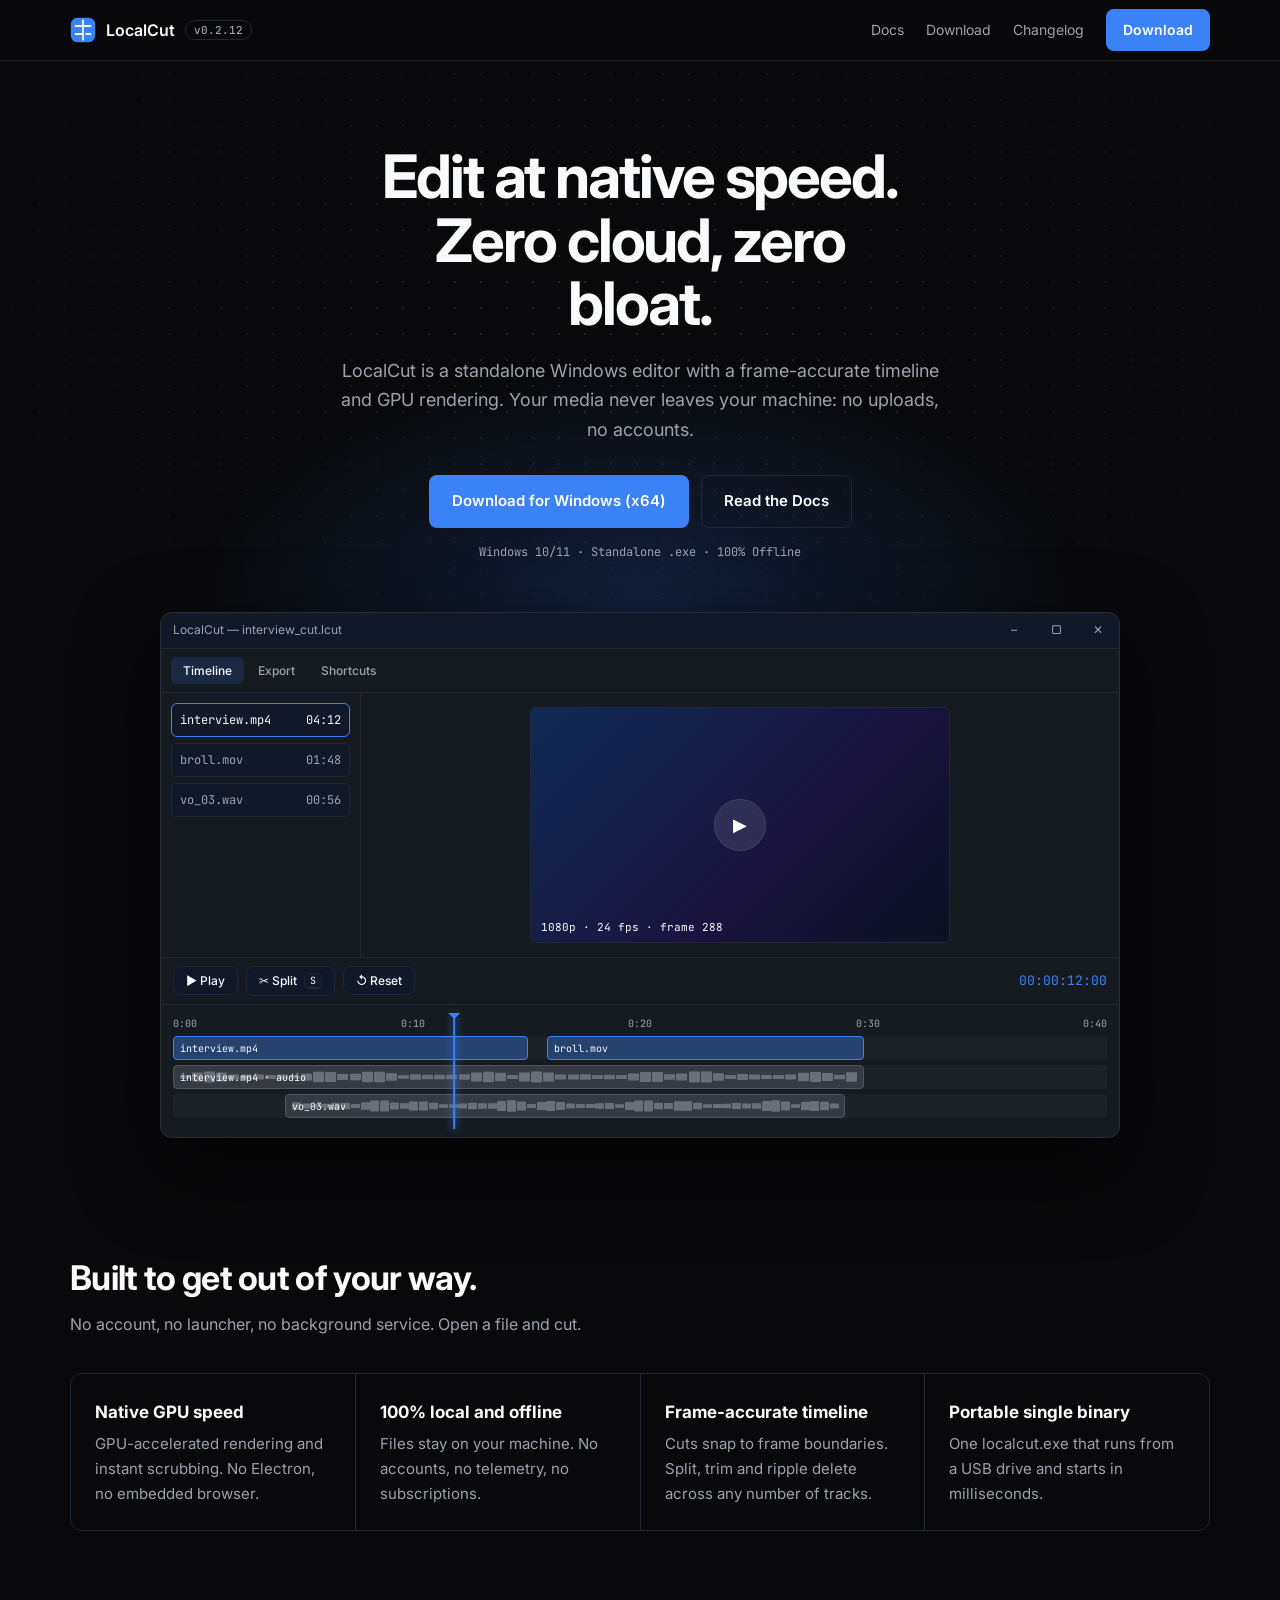
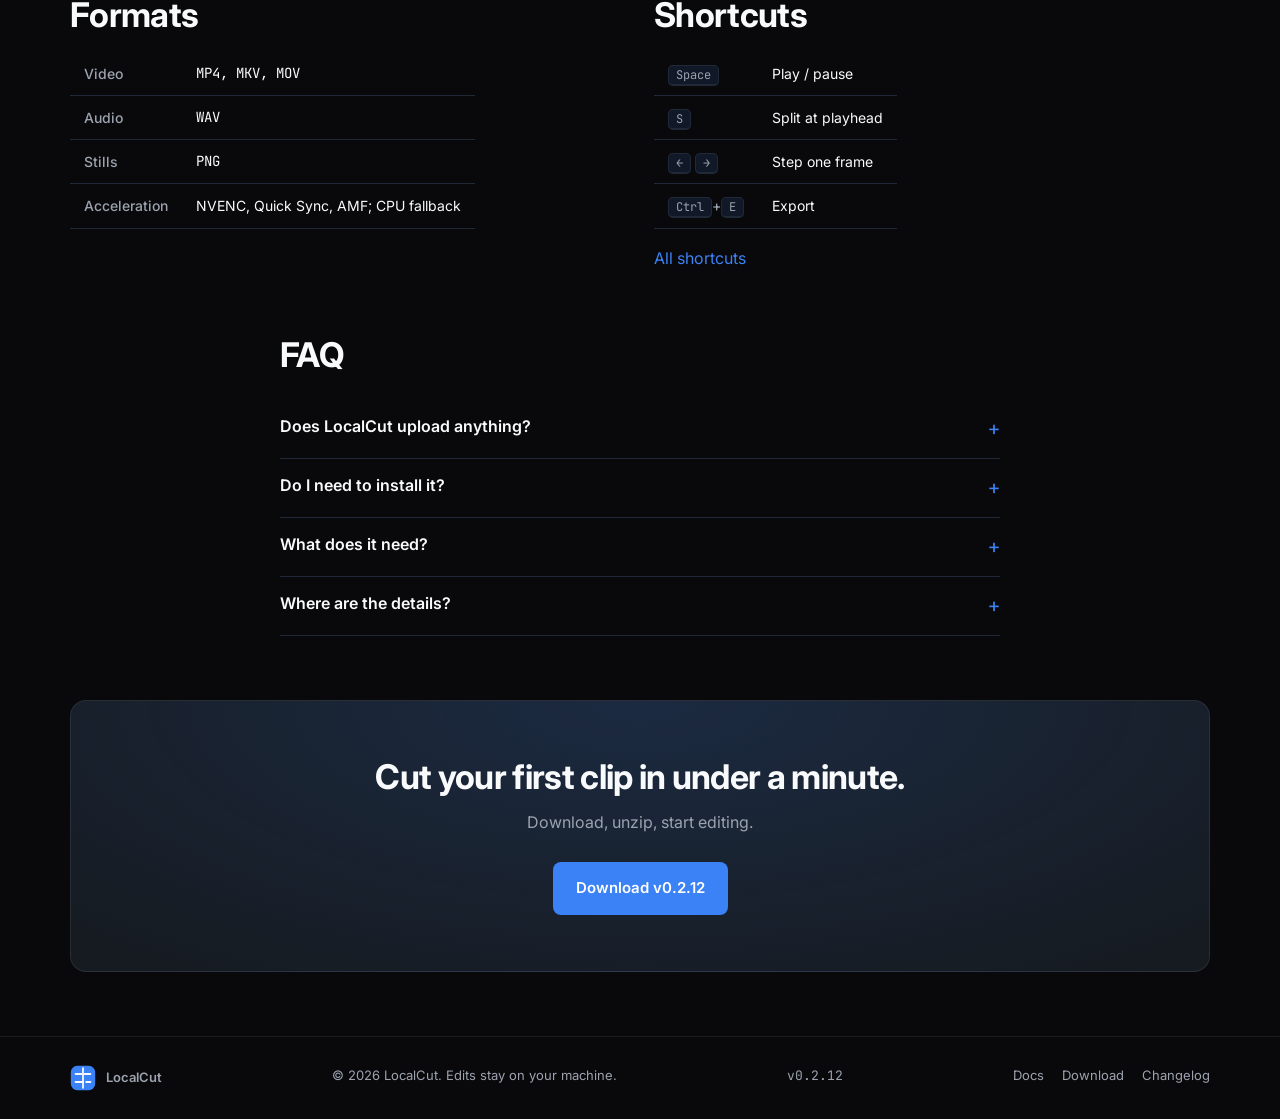
<file: index.html>
<!DOCTYPE html>
<html lang="en"><head><meta charset="utf-8"><meta name="viewport" content="width=device-width, initial-scale=1">
<title>Edit at native speed — LocalCut</title><meta name="description" content="LocalCut is a fast standalone Windows video editor with a frame-accurate timeline. 100% offline."><link rel="icon" href="data:image/svg+xml,%3Csvg xmlns='http://www.w3.org/2000/svg' viewBox='0 0 32 32'%3E%3Crect x='1' y='1' width='30' height='30' rx='8' fill='%233B82F6'/%3E%3Cpath d='M7 11h7M18 11h7M7 21h9M20 21h5' stroke='%23F9FAFB' stroke-width='2.6' stroke-linecap='round'/%3E%3Cpath d='M16 4v24' stroke='%23F9FAFB' stroke-width='2.2' stroke-linecap='round'/%3E%3C/svg%3E">
<link rel="preconnect" href="https://fonts.googleapis.com"><link rel="preconnect" href="https://fonts.gstatic.com" crossorigin>
<link href="https://fonts.googleapis.com/css2?family=Inter:wght@400;500;600;700&family=JetBrains+Mono:wght@400;500&display=swap" rel="stylesheet">
<script>document.documentElement.className="js"</script><link rel="stylesheet" href="assets/styles.css"></head><body>
<header class="top"><div class="wrap bar"><a class="brand" href="index.html" aria-label="LocalCut home"><!-- CUSTOM LOCALCUT LOGO SLOT --><svg width="26" height="26" viewBox="0 0 32 32" fill="none" aria-hidden="true"><rect x="1" y="1" width="30" height="30" rx="8" fill="#3B82F6"/><path d="M7 11h7M18 11h7M7 21h9M20 21h5" stroke="#F9FAFB" stroke-width="2.6" stroke-linecap="round"/><path d="M16 4v24" stroke="#F9FAFB" stroke-width="2.2" stroke-linecap="round"/></svg><span>LocalCut</span><span class="ver">v0.2.12</span></a>
<nav class="links" aria-label="Main"><a href="docs/index.html">Docs</a><a href="download.html">Download</a><a href="changelog.html">Changelog</a><a class="btn" href="download.html">Download</a></nav></div></header>
<main><div class="hero"><div class="bgfx" aria-hidden="true"></div><div class="wrap"><h1>Edit at native speed. Zero cloud, zero bloat.</h1>
<p class="sub">LocalCut is a standalone Windows editor with a frame-accurate timeline and GPU rendering. Your media never leaves your machine: no uploads, no accounts.</p>
<div class="cta"><a class="btn lg" href="download.html">Download for Windows (x64)</a><a class="btn lg ghost" href="docs/index.html">Read the Docs</a></div>
<p class="note">Windows 10/11 · Standalone .exe · 100% Offline</p>
<div class="app" id="app" tabindex="0" aria-label="Interactive LocalCut preview. Press Space to play and S to split."><div class="tb"><span>LocalCut — interview_cut.lcut</span><div class="ctl" aria-hidden="true"><i>–</i><i>▢</i><i>✕</i></div></div>
<div class="tabs" role="tablist"><button class="tab" role="tab" aria-selected="true" data-v="timeline">Timeline</button><button class="tab" role="tab" aria-selected="false" data-v="export">Export</button><button class="tab" role="tab" aria-selected="false" data-v="shortcuts">Shortcuts</button></div>
<div class="view" id="v-timeline"><div class="abody"><div class="bin"><div class="clip on"><span>interview.mp4</span><span>04:12</span></div><div class="clip"><span>broll.mov</span><span>01:48</span></div><div class="clip"><span>vo_03.wav</span><span>00:56</span></div></div>
<div class="pv"><div class="canvas" id="cv"><button id="play" type="button" aria-label="Play or pause">▶</button><span id="mode">1080p · 24 fps</span></div></div></div>
<div class="tools"><button class="tbtn" id="tp" type="button"><span id="tpl">▶ Play</span></button><button class="tbtn" id="ts" type="button">✂ Split <kbd>S</kbd></button><button class="tbtn" id="tr" type="button">↺ Reset</button><span class="tcw" id="tc">00:00:00:00</span></div>
<div class="tl" id="tl" aria-label="Timeline. Click or drag to scrub."><div class="ruler"><span>0:00</span><span>0:10</span><span>0:20</span><span>0:30</span><span>0:40</span></div>
<div class="track v"><div class="seg" style="left:0;width:38%"><span class="lb">interview.mp4</span></div><div class="seg" style="left:40%;width:34%"><span class="lb">broll.mov</span></div></div>
<div class="track a"><div class="seg" style="left:0;width:74%"><span class="lb">interview.mp4 · audio</span></div></div><div class="track a"><div class="seg" style="left:12%;width:60%"><span class="lb">vo_03.wav</span></div></div>
<div class="head" id="head"></div><div class="flash" id="flash"></div></div></div>
<div class="view alt" id="v-export" hidden><h3>Export preset</h3><div class="row"><button class="tbtn chip" type="button" aria-pressed="true" data-n="web-h264">web-h264 · MP4</button><button class="tbtn chip" type="button" aria-pressed="false" data-n="archive-h265">archive-h265 · MKV</button><button class="tbtn chip" type="button" aria-pressed="false" data-n="audio-wav">audio-wav · WAV</button></div>
<button class="btn" id="eb" type="button">Export locally</button><div class="bar2"><i id="ebar"></i></div><div id="est">Ready. Output is written next to your project.</div></div>
<div class="view alt" id="v-shortcuts" hidden><h3>Keyboard shortcuts</h3><table><tr><th><kbd>Space</kbd></th><td>Play / pause</td></tr><tr><th><kbd>S</kbd></th><td>Split clip at playhead</td></tr><tr><th><kbd>←</kbd> <kbd>→</kbd></th><td>Step one frame</td></tr><tr><th><kbd>Ctrl</kbd>+<kbd>Z</kbd></th><td>Undo</td></tr><tr><th><kbd>Ctrl</kbd>+<kbd>E</kbd></th><td>Export</td></tr></table></div></div>
</div></div>
<section><div class="wrap"><h2>Built to get out of your way.</h2><p class="lead">No account, no launcher, no background service. Open a file and cut.</p>
<div class="grid"><div class="card"><h3>Native GPU speed</h3><p>GPU-accelerated rendering and instant scrubbing. No Electron, no embedded browser.</p></div><div class="card"><h3>100% local and offline</h3><p>Files stay on your machine. No accounts, no telemetry, no subscriptions.</p></div><div class="card"><h3>Frame-accurate timeline</h3><p>Cuts snap to frame boundaries. Split, trim and ripple delete across any number of tracks.</p></div><div class="card"><h3>Portable single binary</h3><p>One localcut.exe that runs from a USB drive and starts in milliseconds.</p></div></div></div></section>
<section style="padding-top:0"><div class="wrap two"><div><h2>Formats</h2><table><tr><th>Video</th><td class="mono">MP4, MKV, MOV</td></tr><tr><th>Audio</th><td class="mono">WAV</td></tr><tr><th>Stills</th><td class="mono">PNG</td></tr><tr><th>Acceleration</th><td>NVENC, Quick Sync, AMF; CPU fallback</td></tr></table></div>
<div><h2>Shortcuts</h2><table><tr><th><kbd>Space</kbd></th><td>Play / pause</td></tr><tr><th><kbd>S</kbd></th><td>Split at playhead</td></tr><tr><th><kbd>←</kbd> <kbd>→</kbd></th><td>Step one frame</td></tr><tr><th><kbd>Ctrl</kbd>+<kbd>E</kbd></th><td>Export</td></tr></table><p><a href="docs/features.html" style="color:var(--acc)">All shortcuts</a></p></div></div></section>
<section style="padding-top:0"><div class="wrap" style="max-width:760px"><h2>FAQ</h2><div style="height:12px"></div><div class="qa"><button class="qh" type="button" aria-expanded="false" aria-controls="qa1">Does LocalCut upload anything?</button><div class="qb" id="qa1" role="region"><div><p>No. It makes no network requests while you edit and has no telemetry.</p></div></div></div><div class="qa"><button class="qh" type="button" aria-expanded="false" aria-controls="qa2">Do I need to install it?</button><div class="qb" id="qa2" role="region"><div><p>No. Unzip the release and run <code>localcut.exe</code>.</p></div></div></div><div class="qa"><button class="qh" type="button" aria-expanded="false" aria-controls="qa3">What does it need?</button><div class="qb" id="qa3" role="region"><div><p>Windows 10 or 11, 64-bit, and a DirectX 11 GPU. 8 GB RAM is recommended.</p></div></div></div><div class="qa"><button class="qh" type="button" aria-expanded="false" aria-controls="qa4">Where are the details?</button><div class="qb" id="qa4" role="region"><div><p>See the <a href="docs/faq.html" style="color:var(--acc)">FAQ and troubleshooting</a> page.</p></div></div></div></div></section>
<section style="padding-top:0"><div class="wrap"><div class="banner"><h2>Cut your first clip in under a minute.</h2><p class="lead" style="margin:0 auto 26px">Download, unzip, start editing.</p><a class="btn lg" href="download.html">Download v0.2.12</a></div></div></section></main>
<footer><div class="wrap foot"><a class="brand" href="index.html"><!-- CUSTOM LOCALCUT LOGO SLOT --><svg width="26" height="26" viewBox="0 0 32 32" fill="none" aria-hidden="true"><rect x="1" y="1" width="30" height="30" rx="8" fill="#3B82F6"/><path d="M7 11h7M18 11h7M7 21h9M20 21h5" stroke="#F9FAFB" stroke-width="2.6" stroke-linecap="round"/><path d="M16 4v24" stroke="#F9FAFB" stroke-width="2.2" stroke-linecap="round"/></svg><span>LocalCut</span></a><div>© 2026 LocalCut. Edits stay on your machine.</div><span class="mono">v0.2.12</span><div class="fl"><a href="docs/index.html">Docs</a><a href="download.html">Download</a><a href="changelog.html">Changelog</a></div></div></footer>
<script src="assets/app.js"></script></body></html>
</file>
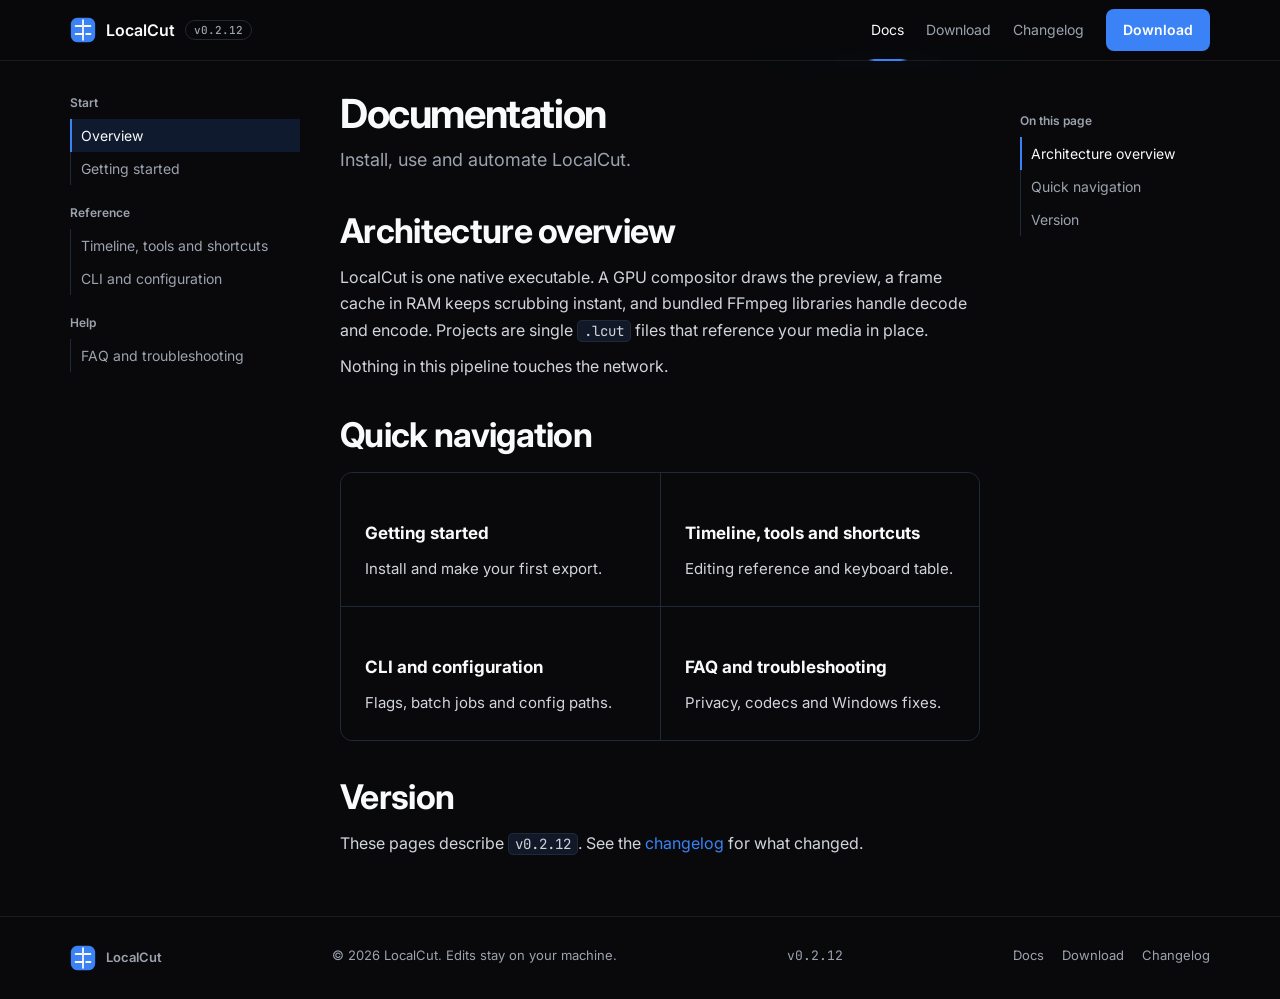
<file: docs/index.html>
<!DOCTYPE html>
<html lang="en"><head><meta charset="utf-8"><meta name="viewport" content="width=device-width, initial-scale=1">
<title>Documentation — LocalCut</title><meta name="description" content="Install, use and automate LocalCut."><link rel="icon" href="data:image/svg+xml,%3Csvg xmlns='http://www.w3.org/2000/svg' viewBox='0 0 32 32'%3E%3Crect x='1' y='1' width='30' height='30' rx='8' fill='%233B82F6'/%3E%3Cpath d='M7 11h7M18 11h7M7 21h9M20 21h5' stroke='%23F9FAFB' stroke-width='2.6' stroke-linecap='round'/%3E%3Cpath d='M16 4v24' stroke='%23F9FAFB' stroke-width='2.2' stroke-linecap='round'/%3E%3C/svg%3E">
<link rel="preconnect" href="https://fonts.googleapis.com"><link rel="preconnect" href="https://fonts.gstatic.com" crossorigin>
<link href="https://fonts.googleapis.com/css2?family=Inter:wght@400;500;600;700&family=JetBrains+Mono:wght@400;500&display=swap" rel="stylesheet">
<script>document.documentElement.className="js"</script><link rel="stylesheet" href="../assets/styles.css"></head><body>
<header class="top"><div class="wrap bar"><a class="brand" href="../index.html" aria-label="LocalCut home"><!-- CUSTOM LOCALCUT LOGO SLOT --><svg width="26" height="26" viewBox="0 0 32 32" fill="none" aria-hidden="true"><rect x="1" y="1" width="30" height="30" rx="8" fill="#3B82F6"/><path d="M7 11h7M18 11h7M7 21h9M20 21h5" stroke="#F9FAFB" stroke-width="2.6" stroke-linecap="round"/><path d="M16 4v24" stroke="#F9FAFB" stroke-width="2.2" stroke-linecap="round"/></svg><span>LocalCut</span><span class="ver">v0.2.12</span></a>
<nav class="links" aria-label="Main"><a href="../docs/index.html" aria-current="page">Docs</a><a href="../download.html">Download</a><a href="../changelog.html">Changelog</a><a class="btn" href="../download.html">Download</a></nav><button class="menu" id="menu" aria-controls="side" aria-expanded="false">Menu</button></div></header>
<div class="wrap dl"><aside class="side" id="side" aria-label="Documentation"><h4>Start</h4><a href="../docs/index.html" aria-current="page">Overview</a><a href="../docs/getting-started.html">Getting started</a><h4>Reference</h4><a href="../docs/features.html">Timeline, tools and shortcuts</a><a href="../docs/cli-and-automation.html">CLI and configuration</a><h4>Help</h4><a href="../docs/faq.html">FAQ and troubleshooting</a></aside><article class="doc"><h1>Documentation</h1><p class="lede">Install, use and automate LocalCut.</p><section id="arch"><h2>Architecture overview</h2><p>LocalCut is one native executable. A GPU compositor draws the preview, a frame cache in RAM keeps scrubbing instant, and bundled FFmpeg libraries handle decode and encode. Projects are single <code>.lcut</code> files that reference your media in place.</p><p>Nothing in this pipeline touches the network.</p></section><section id="nav"><h2>Quick navigation</h2><div class="grid" style="margin-top:16px"><a class="card" href="getting-started.html"><h3>Getting started</h3><p>Install and make your first export.</p></a><a class="card" href="features.html"><h3>Timeline, tools and shortcuts</h3><p>Editing reference and keyboard table.</p></a><a class="card" href="cli-and-automation.html"><h3>CLI and configuration</h3><p>Flags, batch jobs and config paths.</p></a><a class="card" href="faq.html"><h3>FAQ and troubleshooting</h3><p>Privacy, codecs and Windows fixes.</p></a></div></section><section id="ver"><h2>Version</h2><p>These pages describe <code>v0.2.12</code>. See the <a href="../changelog.html" style="color:var(--acc)">changelog</a> for what changed.</p></section></article><nav class="toc" aria-label="On this page"><h4>On this page</h4><a href="#arch">Architecture overview</a><a href="#nav">Quick navigation</a><a href="#ver">Version</a></nav></div>
<footer><div class="wrap foot"><a class="brand" href="../index.html"><!-- CUSTOM LOCALCUT LOGO SLOT --><svg width="26" height="26" viewBox="0 0 32 32" fill="none" aria-hidden="true"><rect x="1" y="1" width="30" height="30" rx="8" fill="#3B82F6"/><path d="M7 11h7M18 11h7M7 21h9M20 21h5" stroke="#F9FAFB" stroke-width="2.6" stroke-linecap="round"/><path d="M16 4v24" stroke="#F9FAFB" stroke-width="2.2" stroke-linecap="round"/></svg><span>LocalCut</span></a><div>© 2026 LocalCut. Edits stay on your machine.</div><span class="mono">v0.2.12</span><div class="fl"><a href="../docs/index.html">Docs</a><a href="../download.html">Download</a><a href="../changelog.html">Changelog</a></div></div></footer>
<script src="../assets/app.js"></script></body></html>
</file>
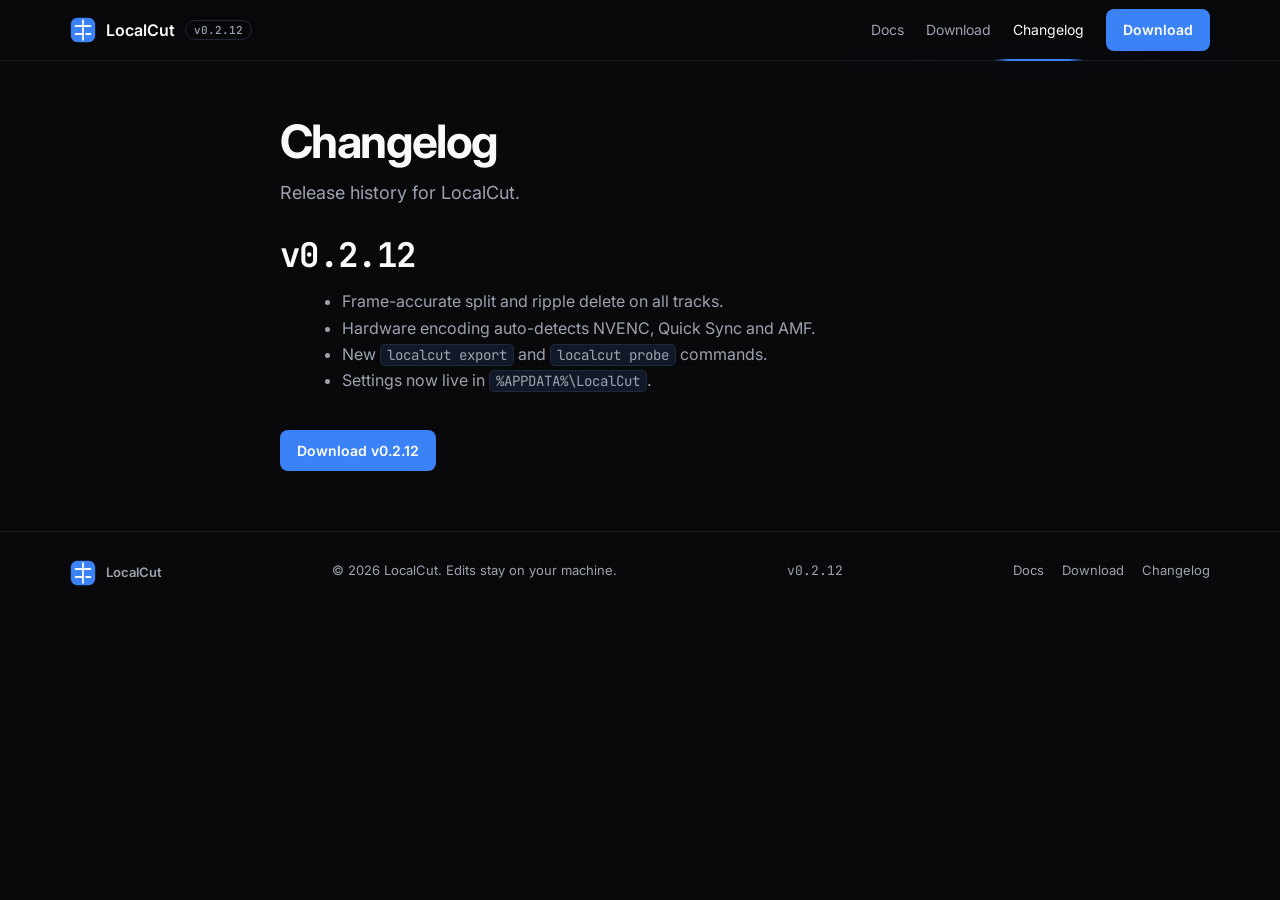
<file: changelog.html>
<!DOCTYPE html>
<html lang="en"><head><meta charset="utf-8"><meta name="viewport" content="width=device-width, initial-scale=1">
<title>Changelog — LocalCut</title><meta name="description" content="LocalCut release notes."><link rel="icon" href="data:image/svg+xml,%3Csvg xmlns='http://www.w3.org/2000/svg' viewBox='0 0 32 32'%3E%3Crect x='1' y='1' width='30' height='30' rx='8' fill='%233B82F6'/%3E%3Cpath d='M7 11h7M18 11h7M7 21h9M20 21h5' stroke='%23F9FAFB' stroke-width='2.6' stroke-linecap='round'/%3E%3Cpath d='M16 4v24' stroke='%23F9FAFB' stroke-width='2.2' stroke-linecap='round'/%3E%3C/svg%3E">
<link rel="preconnect" href="https://fonts.googleapis.com"><link rel="preconnect" href="https://fonts.gstatic.com" crossorigin>
<link href="https://fonts.googleapis.com/css2?family=Inter:wght@400;500;600;700&family=JetBrains+Mono:wght@400;500&display=swap" rel="stylesheet">
<script>document.documentElement.className="js"</script><link rel="stylesheet" href="assets/styles.css"></head><body>
<header class="top"><div class="wrap bar"><a class="brand" href="index.html" aria-label="LocalCut home"><!-- CUSTOM LOCALCUT LOGO SLOT --><svg width="26" height="26" viewBox="0 0 32 32" fill="none" aria-hidden="true"><rect x="1" y="1" width="30" height="30" rx="8" fill="#3B82F6"/><path d="M7 11h7M18 11h7M7 21h9M20 21h5" stroke="#F9FAFB" stroke-width="2.6" stroke-linecap="round"/><path d="M16 4v24" stroke="#F9FAFB" stroke-width="2.2" stroke-linecap="round"/></svg><span>LocalCut</span><span class="ver">v0.2.12</span></a>
<nav class="links" aria-label="Main"><a href="docs/index.html">Docs</a><a href="download.html">Download</a><a href="changelog.html" aria-current="page">Changelog</a><a class="btn" href="download.html">Download</a></nav></div></header>
<main><div class="wrap" style="max-width:760px;padding-top:56px;padding-bottom:60px"><h1 style="font-size:clamp(30px,5vw,46px)">Changelog</h1><p class="sub" style="margin:12px 0 28px">Release history for LocalCut.</p>
<section style="padding:0"><h2><span class="mono">v0.2.12</span></h2><ul class="lead" style="margin-left:22px"><li>Frame-accurate split and ripple delete on all tracks.</li><li>Hardware encoding auto-detects NVENC, Quick Sync and AMF.</li><li>New <code>localcut export</code> and <code>localcut probe</code> commands.</li><li>Settings now live in <code>%APPDATA%\LocalCut</code>.</li></ul><a class="btn" href="download.html">Download v0.2.12</a></section></div></main>
<footer><div class="wrap foot"><a class="brand" href="index.html"><!-- CUSTOM LOCALCUT LOGO SLOT --><svg width="26" height="26" viewBox="0 0 32 32" fill="none" aria-hidden="true"><rect x="1" y="1" width="30" height="30" rx="8" fill="#3B82F6"/><path d="M7 11h7M18 11h7M7 21h9M20 21h5" stroke="#F9FAFB" stroke-width="2.6" stroke-linecap="round"/><path d="M16 4v24" stroke="#F9FAFB" stroke-width="2.2" stroke-linecap="round"/></svg><span>LocalCut</span></a><div>© 2026 LocalCut. Edits stay on your machine.</div><span class="mono">v0.2.12</span><div class="fl"><a href="docs/index.html">Docs</a><a href="download.html">Download</a><a href="changelog.html">Changelog</a></div></div></footer>
<script src="assets/app.js"></script></body></html>
</file>
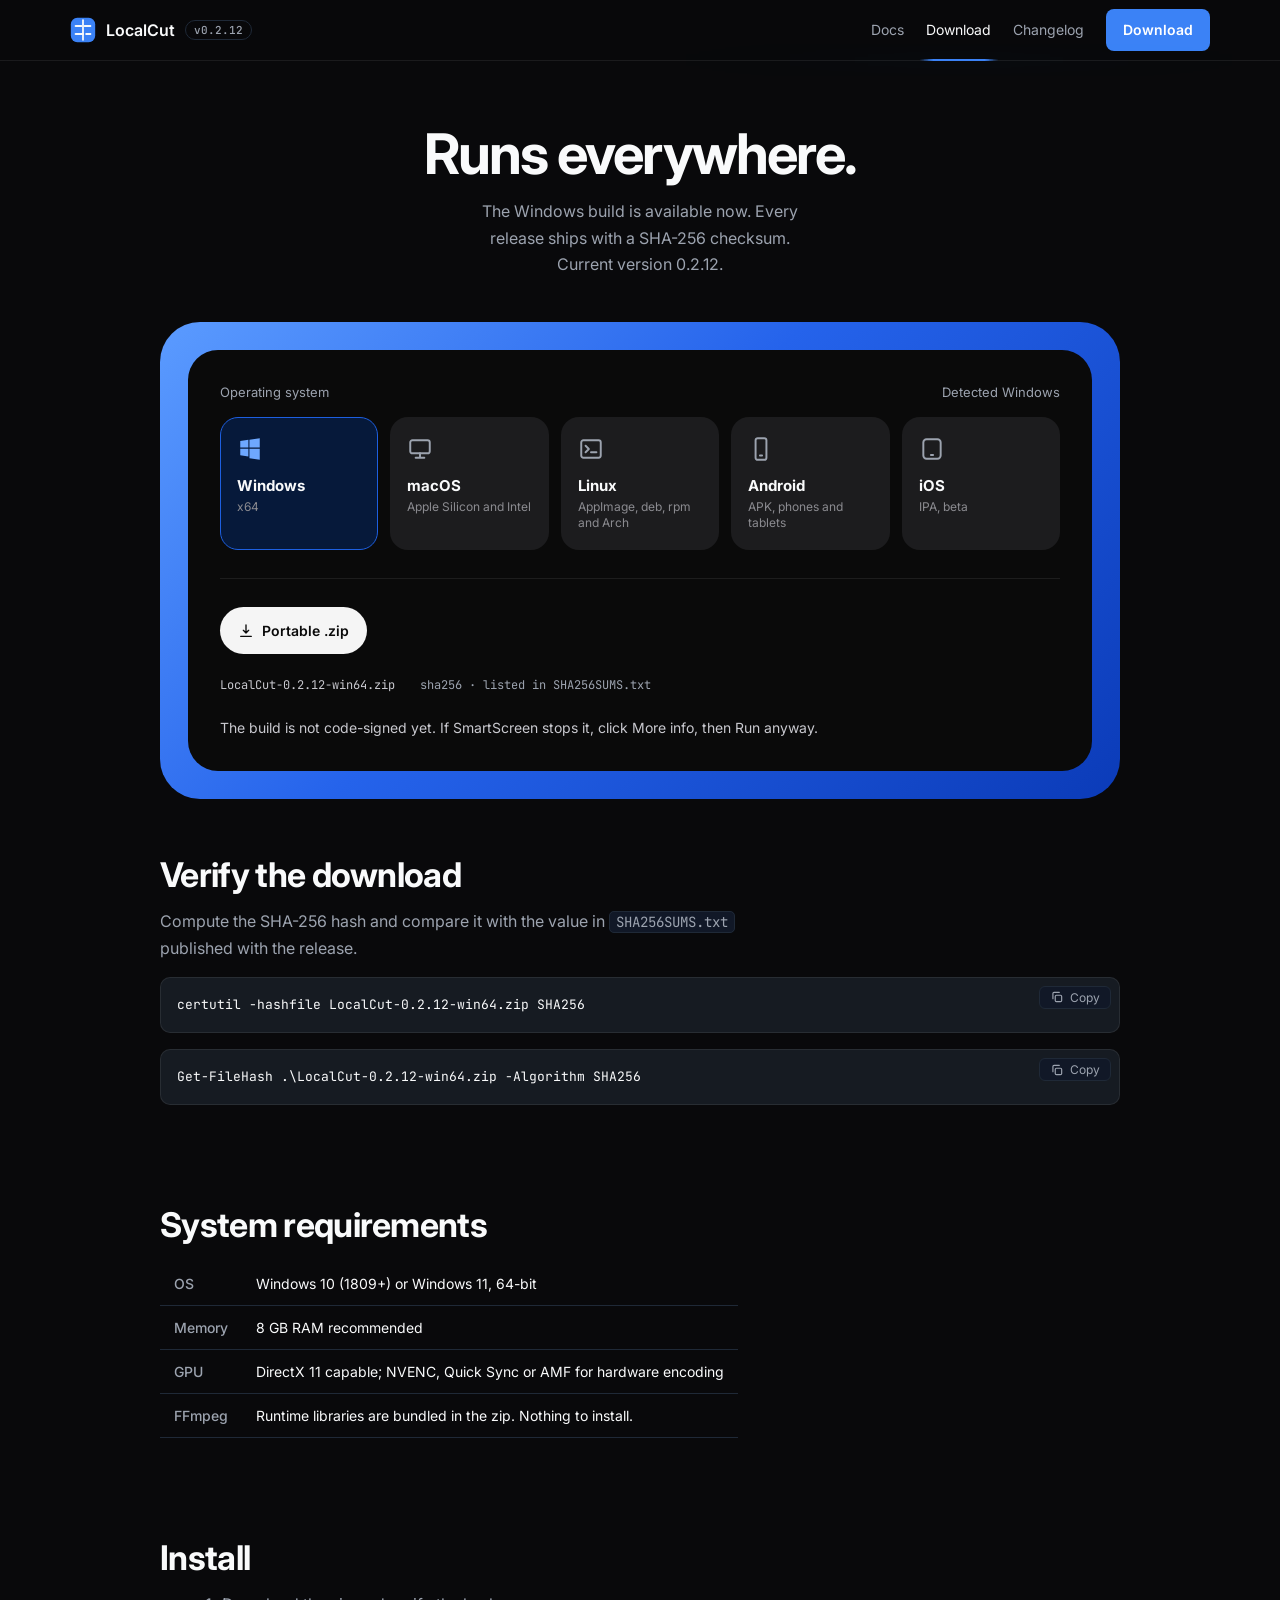
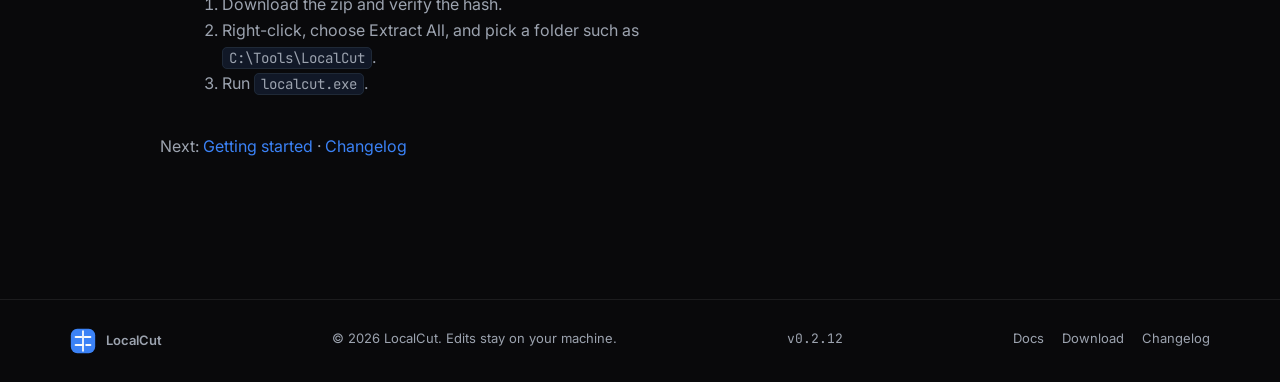
<file: download.html>
<!DOCTYPE html>
<html lang="en"><head><meta charset="utf-8"><meta name="viewport" content="width=device-width, initial-scale=1">
<title>Download — LocalCut</title><meta name="description" content="Download LocalCut v0.2.12 for Windows x64."><link rel="icon" href="data:image/svg+xml,%3Csvg xmlns='http://www.w3.org/2000/svg' viewBox='0 0 32 32'%3E%3Crect x='1' y='1' width='30' height='30' rx='8' fill='%233B82F6'/%3E%3Cpath d='M7 11h7M18 11h7M7 21h9M20 21h5' stroke='%23F9FAFB' stroke-width='2.6' stroke-linecap='round'/%3E%3Cpath d='M16 4v24' stroke='%23F9FAFB' stroke-width='2.2' stroke-linecap='round'/%3E%3C/svg%3E">
<link rel="preconnect" href="https://fonts.googleapis.com"><link rel="preconnect" href="https://fonts.gstatic.com" crossorigin>
<link href="https://fonts.googleapis.com/css2?family=Inter:wght@400;500;600;700&family=JetBrains+Mono:wght@400;500&display=swap" rel="stylesheet">
<script>document.documentElement.className="js"</script><link rel="stylesheet" href="assets/styles.css"></head><body>
<header class="top"><div class="wrap bar"><a class="brand" href="index.html" aria-label="LocalCut home"><!-- CUSTOM LOCALCUT LOGO SLOT --><svg width="26" height="26" viewBox="0 0 32 32" fill="none" aria-hidden="true"><rect x="1" y="1" width="30" height="30" rx="8" fill="#3B82F6"/><path d="M7 11h7M18 11h7M7 21h9M20 21h5" stroke="#F9FAFB" stroke-width="2.6" stroke-linecap="round"/><path d="M16 4v24" stroke="#F9FAFB" stroke-width="2.2" stroke-linecap="round"/></svg><span>LocalCut</span><span class="ver">v0.2.12</span></a>
<nav class="links" aria-label="Main"><a href="docs/index.html">Docs</a><a href="download.html" aria-current="page">Download</a><a href="changelog.html">Changelog</a><a class="btn" href="download.html">Download</a></nav></div></header>
<main><div class="wrap" style="max-width:1000px;padding-top:64px;padding-bottom:40px"><div style="text-align:center;margin-bottom:44px"><h1 style="font-size:clamp(34px,6vw,56px);margin-bottom:14px">Runs everywhere.</h1>
<p class="sub" style="margin:0 auto;max-width:34ch;font-size:16px">The Windows build is available now. Every release ships with a SHA-256 checksum. Current version 0.2.12.</p></div>
<div class="dlcard"><div class="dlin"><div class="dlhead"><span>Operating system</span><span id="det">Detected Windows</span></div>
<div class="osgrid" role="tablist" aria-label="Operating system"><button class="os" data-os="win" aria-selected="true"><svg width="26" height="26" viewBox="0 0 24 24" fill="currentColor" aria-hidden="true"><path d="M3 4.5 10.5 3.5v7.2H3zM11.5 3.4 21 2v8.7h-9.5zM3 11.7h7.5v7.2L3 17.8zM11.5 11.7H21V22l-9.5-1.4z"/></svg><strong>Windows</strong><small>x64</small></button><button class="os" data-os="mac" aria-selected="false"><svg width="26" height="26" viewBox="0 0 24 24" fill="none" stroke="currentColor" stroke-width="1.8" stroke-linecap="round" stroke-linejoin="round" aria-hidden="true"><rect x="3" y="4" width="18" height="12" rx="2"/><path d="M8 20h8M12 16v4"/></svg><strong>macOS</strong><small>Apple Silicon and Intel</small></button><button class="os" data-os="linux" aria-selected="false"><svg width="26" height="26" viewBox="0 0 24 24" fill="none" stroke="currentColor" stroke-width="1.8" stroke-linecap="round" stroke-linejoin="round" aria-hidden="true"><rect x="3" y="4" width="18" height="16" rx="2"/><path d="m7 9 3 3-3 3M12 15h5"/></svg><strong>Linux</strong><small>AppImage, deb, rpm and Arch</small></button><button class="os" data-os="android" aria-selected="false"><svg width="26" height="26" viewBox="0 0 24 24" fill="none" stroke="currentColor" stroke-width="1.8" stroke-linecap="round" stroke-linejoin="round" aria-hidden="true"><rect x="7" y="2" width="10" height="20" rx="2"/><path d="M11 18h2"/></svg><strong>Android</strong><small>APK, phones and tablets</small></button><button class="os" data-os="ios" aria-selected="false"><svg width="26" height="26" viewBox="0 0 24 24" fill="none" stroke="currentColor" stroke-width="1.8" stroke-linecap="round" stroke-linejoin="round" aria-hidden="true"><rect x="4" y="3" width="16" height="18" rx="3"/><path d="M11 17.5h2"/></svg><strong>iOS</strong><small>IPA, beta</small></button></div>
<div class="dlsep"></div>
<div class="opanel" id="p-win"><div class="dlbtns"><a class="pill" href="downloads/LocalCut-0.2.12-win64.zip" download><svg width="16" height="16" viewBox="0 0 24 24" fill="none" stroke="currentColor" stroke-width="2" stroke-linecap="round" stroke-linejoin="round" aria-hidden="true"><path d="M12 3v12m0 0-4-4m4 4 4-4M4 20h16"/></svg>Portable .zip</a></div>
<p class="fl2 mono">LocalCut-0.2.12-win64.zip <span>sha256 · listed in SHA256SUMS.txt</span></p>
<p class="nb">The build is not code-signed yet. If SmartScreen stops it, click More info, then Run anyway.</p></div><div class="opanel" id="p-mac" hidden><p class="nb">There is no LocalCut build for macOS yet. LocalCut is a Windows x64 app today.</p></div><div class="opanel" id="p-linux" hidden><p class="nb">There is no LocalCut build for Linux yet. LocalCut is a Windows x64 app today.</p></div><div class="opanel" id="p-android" hidden><p class="nb">There is no LocalCut build for Android yet. LocalCut is a Windows x64 app today.</p></div><div class="opanel" id="p-ios" hidden><p class="nb">There is no LocalCut build for iOS yet. LocalCut is a Windows x64 app today.</p></div></div></div>
<section style="padding-top:56px"><h2>Verify the download</h2><p class="lead" style="margin-bottom:0">Compute the SHA-256 hash and compare it with the value in <code>SHA256SUMS.txt</code> published with the release.</p>
<pre><code>certutil -hashfile LocalCut-0.2.12-win64.zip SHA256</code></pre><pre><code>Get-FileHash .\LocalCut-0.2.12-win64.zip -Algorithm SHA256</code></pre></section>
<section style="padding-top:20px"><h2>System requirements</h2><table><tr><th>OS</th><td>Windows 10 (1809+) or Windows 11, 64-bit</td></tr><tr><th>Memory</th><td>8 GB RAM recommended</td></tr><tr><th>GPU</th><td>DirectX 11 capable; NVENC, Quick Sync or AMF for hardware encoding</td></tr><tr><th>FFmpeg</th><td>Runtime libraries are bundled in the zip. Nothing to install.</td></tr></table></section>
<section style="padding-top:20px"><h2>Install</h2><ol class="lead" style="margin-left:22px"><li>Download the zip and verify the hash.</li><li>Right-click, choose Extract All, and pick a folder such as <code>C:\Tools\LocalCut</code>.</li><li>Run <code>localcut.exe</code>.</li></ol><p class="lead">Next: <a href="docs/getting-started.html" style="color:var(--acc)">Getting started</a> · <a href="changelog.html" style="color:var(--acc)">Changelog</a></p></section></div></main>
<footer><div class="wrap foot"><a class="brand" href="index.html"><!-- CUSTOM LOCALCUT LOGO SLOT --><svg width="26" height="26" viewBox="0 0 32 32" fill="none" aria-hidden="true"><rect x="1" y="1" width="30" height="30" rx="8" fill="#3B82F6"/><path d="M7 11h7M18 11h7M7 21h9M20 21h5" stroke="#F9FAFB" stroke-width="2.6" stroke-linecap="round"/><path d="M16 4v24" stroke="#F9FAFB" stroke-width="2.2" stroke-linecap="round"/></svg><span>LocalCut</span></a><div>© 2026 LocalCut. Edits stay on your machine.</div><span class="mono">v0.2.12</span><div class="fl"><a href="docs/index.html">Docs</a><a href="download.html">Download</a><a href="changelog.html">Changelog</a></div></div></footer>
<script src="assets/app.js"></script></body></html>
</file>
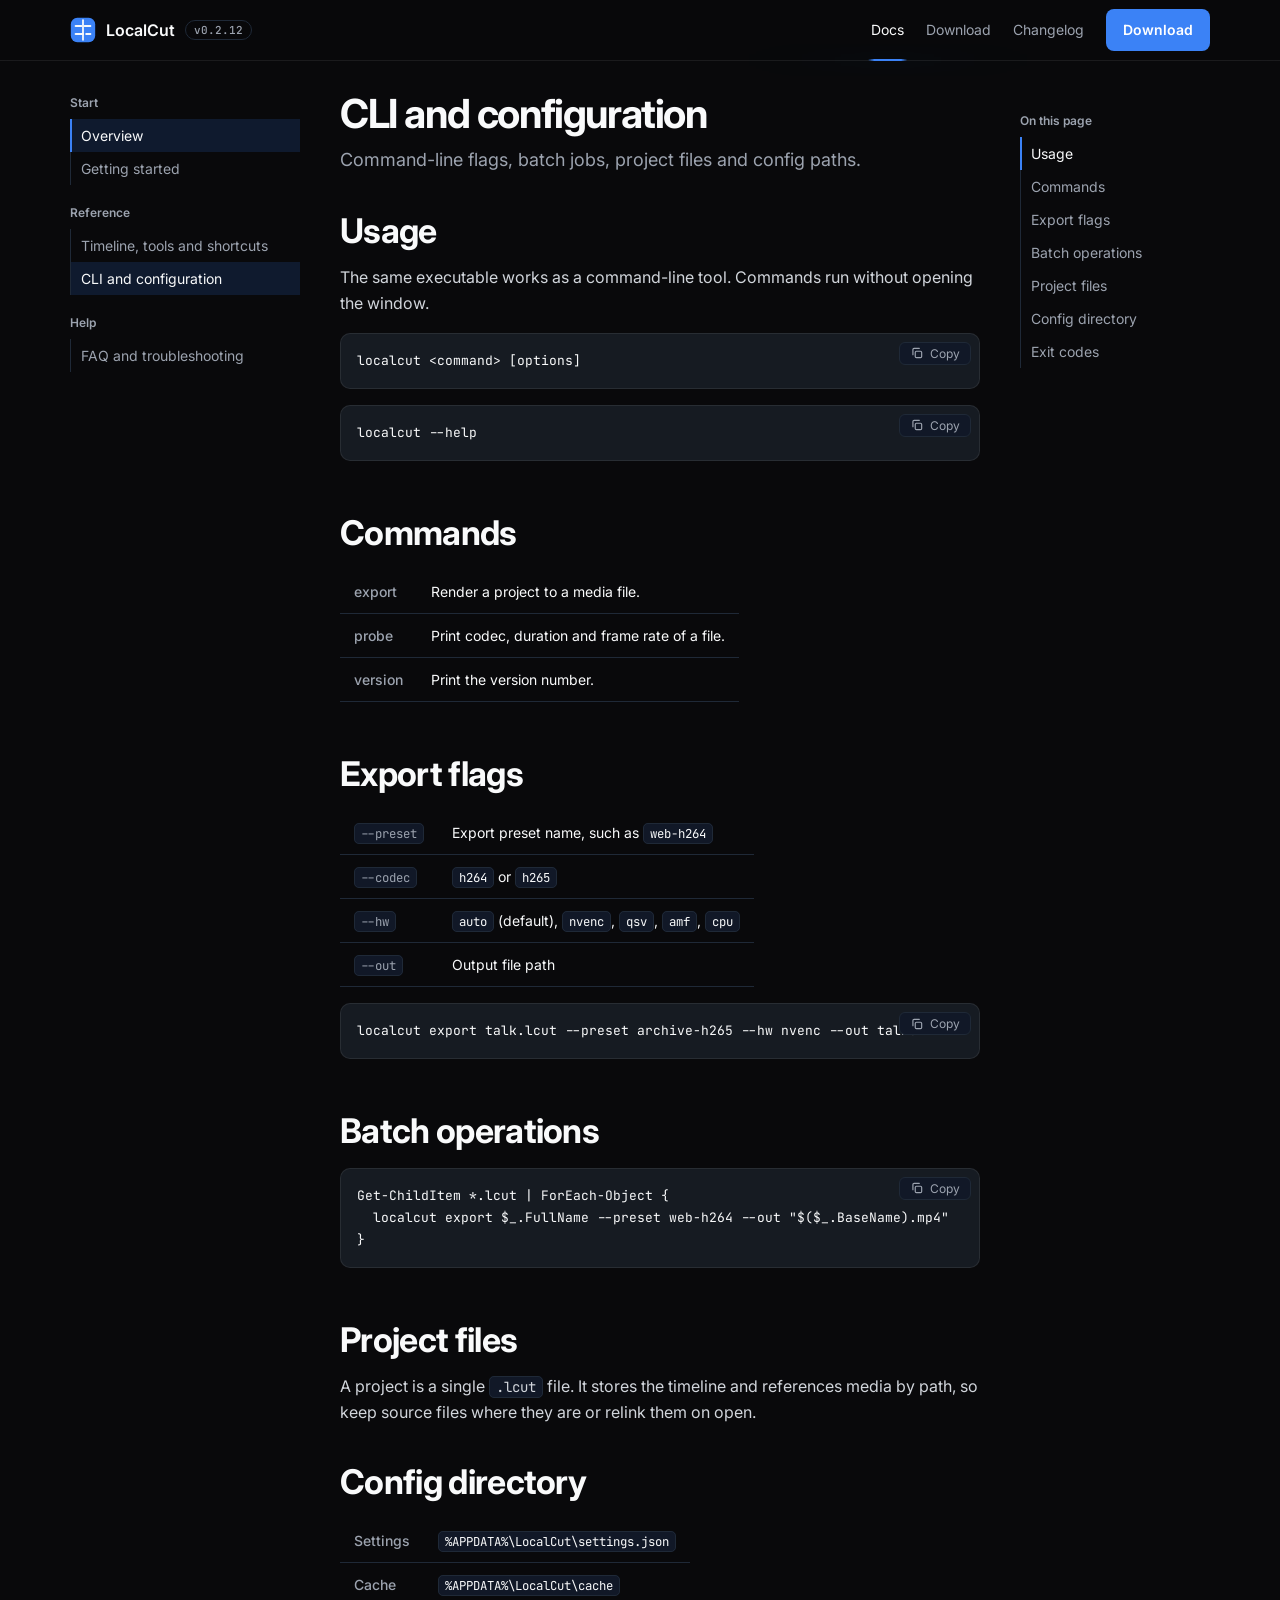
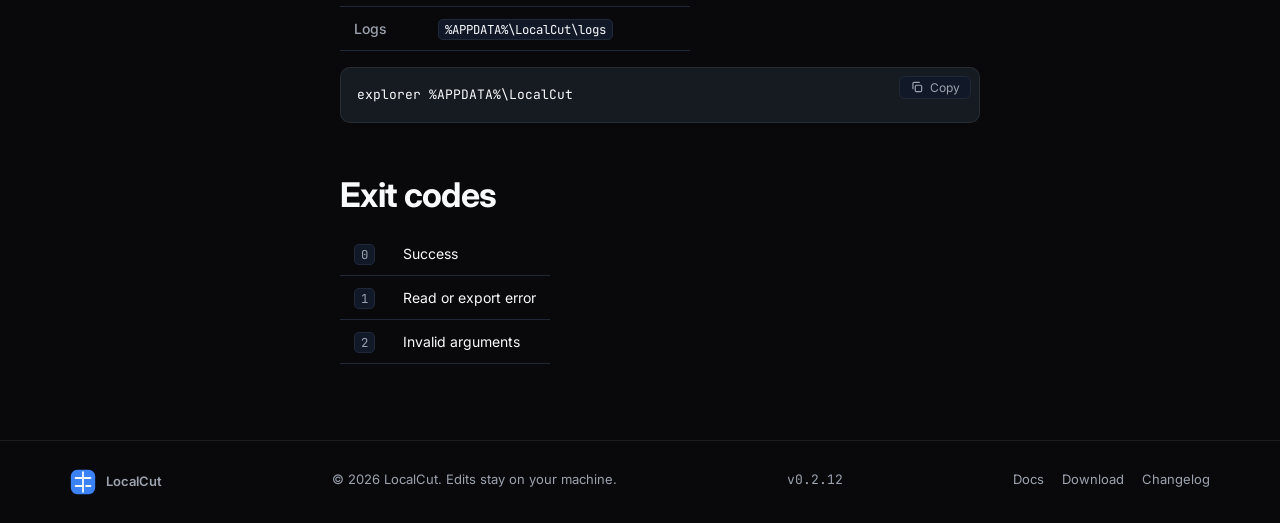
<file: docs/cli-and-automation.html>
<!DOCTYPE html>
<html lang="en"><head><meta charset="utf-8"><meta name="viewport" content="width=device-width, initial-scale=1">
<title>CLI and configuration — LocalCut</title><meta name="description" content="Command-line flags, batch jobs, project files and config paths."><link rel="icon" href="data:image/svg+xml,%3Csvg xmlns='http://www.w3.org/2000/svg' viewBox='0 0 32 32'%3E%3Crect x='1' y='1' width='30' height='30' rx='8' fill='%233B82F6'/%3E%3Cpath d='M7 11h7M18 11h7M7 21h9M20 21h5' stroke='%23F9FAFB' stroke-width='2.6' stroke-linecap='round'/%3E%3Cpath d='M16 4v24' stroke='%23F9FAFB' stroke-width='2.2' stroke-linecap='round'/%3E%3C/svg%3E">
<link rel="preconnect" href="https://fonts.googleapis.com"><link rel="preconnect" href="https://fonts.gstatic.com" crossorigin>
<link href="https://fonts.googleapis.com/css2?family=Inter:wght@400;500;600;700&family=JetBrains+Mono:wght@400;500&display=swap" rel="stylesheet">
<script>document.documentElement.className="js"</script><link rel="stylesheet" href="../assets/styles.css"></head><body>
<header class="top"><div class="wrap bar"><a class="brand" href="../index.html" aria-label="LocalCut home"><!-- CUSTOM LOCALCUT LOGO SLOT --><svg width="26" height="26" viewBox="0 0 32 32" fill="none" aria-hidden="true"><rect x="1" y="1" width="30" height="30" rx="8" fill="#3B82F6"/><path d="M7 11h7M18 11h7M7 21h9M20 21h5" stroke="#F9FAFB" stroke-width="2.6" stroke-linecap="round"/><path d="M16 4v24" stroke="#F9FAFB" stroke-width="2.2" stroke-linecap="round"/></svg><span>LocalCut</span><span class="ver">v0.2.12</span></a>
<nav class="links" aria-label="Main"><a href="../docs/index.html" aria-current="page">Docs</a><a href="../download.html">Download</a><a href="../changelog.html">Changelog</a><a class="btn" href="../download.html">Download</a></nav><button class="menu" id="menu" aria-controls="side" aria-expanded="false">Menu</button></div></header>
<div class="wrap dl"><aside class="side" id="side" aria-label="Documentation"><h4>Start</h4><a href="../docs/index.html" aria-current="page">Overview</a><a href="../docs/getting-started.html">Getting started</a><h4>Reference</h4><a href="../docs/features.html">Timeline, tools and shortcuts</a><a href="../docs/cli-and-automation.html" aria-current="page">CLI and configuration</a><h4>Help</h4><a href="../docs/faq.html">FAQ and troubleshooting</a></aside><article class="doc"><h1>CLI and configuration</h1><p class="lede">Command-line flags, batch jobs, project files and config paths.</p><section id="usage"><h2>Usage</h2><p>The same executable works as a command-line tool. Commands run without opening the window.</p><pre><code>localcut &lt;command&gt; [options]</code></pre><pre><code>localcut --help</code></pre></section><section id="commands"><h2>Commands</h2><table><tr><th>export</th><td>Render a project to a media file.</td></tr><tr><th>probe</th><td>Print codec, duration and frame rate of a file.</td></tr><tr><th>version</th><td>Print the version number.</td></tr></table></section><section id="flags"><h2>Export flags</h2><table><tr><th><code>--preset</code></th><td>Export preset name, such as <code>web-h264</code></td></tr><tr><th><code>--codec</code></th><td><code>h264</code> or <code>h265</code></td></tr><tr><th><code>--hw</code></th><td><code>auto</code> (default), <code>nvenc</code>, <code>qsv</code>, <code>amf</code>, <code>cpu</code></td></tr><tr><th><code>--out</code></th><td>Output file path</td></tr></table><pre><code>localcut export talk.lcut --preset archive-h265 --hw nvenc --out talk.mkv</code></pre></section><section id="batch"><h2>Batch operations</h2><pre><code>Get-ChildItem *.lcut | ForEach-Object {
  localcut export $_.FullName --preset web-h264 --out "$($_.BaseName).mp4"
}</code></pre></section><section id="projects"><h2>Project files</h2><p>A project is a single <code>.lcut</code> file. It stores the timeline and references media by path, so keep source files where they are or relink them on open.</p></section><section id="config"><h2>Config directory</h2><table><tr><th>Settings</th><td><code>%APPDATA%\LocalCut\settings.json</code></td></tr><tr><th>Cache</th><td><code>%APPDATA%\LocalCut\cache</code></td></tr><tr><th>Logs</th><td><code>%APPDATA%\LocalCut\logs</code></td></tr></table><pre><code>explorer %APPDATA%\LocalCut</code></pre></section><section id="exit"><h2>Exit codes</h2><table><tr><th><code>0</code></th><td>Success</td></tr><tr><th><code>1</code></th><td>Read or export error</td></tr><tr><th><code>2</code></th><td>Invalid arguments</td></tr></table></section></article><nav class="toc" aria-label="On this page"><h4>On this page</h4><a href="#usage">Usage</a><a href="#commands">Commands</a><a href="#flags">Export flags</a><a href="#batch">Batch operations</a><a href="#projects">Project files</a><a href="#config">Config directory</a><a href="#exit">Exit codes</a></nav></div>
<footer><div class="wrap foot"><a class="brand" href="../index.html"><!-- CUSTOM LOCALCUT LOGO SLOT --><svg width="26" height="26" viewBox="0 0 32 32" fill="none" aria-hidden="true"><rect x="1" y="1" width="30" height="30" rx="8" fill="#3B82F6"/><path d="M7 11h7M18 11h7M7 21h9M20 21h5" stroke="#F9FAFB" stroke-width="2.6" stroke-linecap="round"/><path d="M16 4v24" stroke="#F9FAFB" stroke-width="2.2" stroke-linecap="round"/></svg><span>LocalCut</span></a><div>© 2026 LocalCut. Edits stay on your machine.</div><span class="mono">v0.2.12</span><div class="fl"><a href="../docs/index.html">Docs</a><a href="../download.html">Download</a><a href="../changelog.html">Changelog</a></div></div></footer>
<script src="../assets/app.js"></script></body></html>
</file>
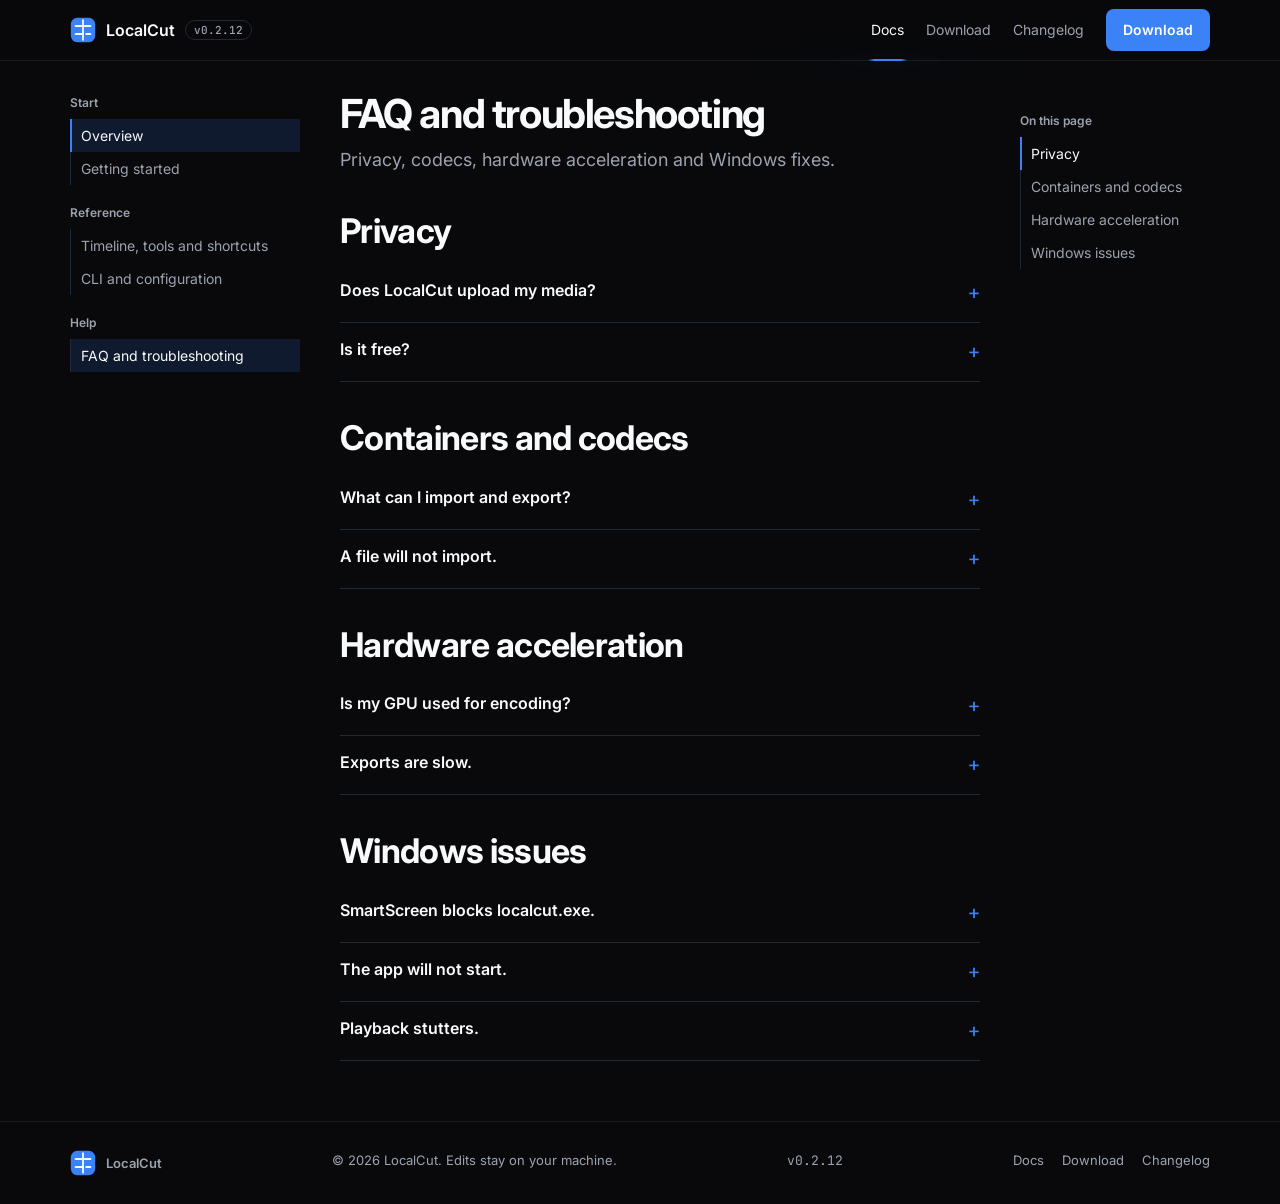
<file: docs/faq.html>
<!DOCTYPE html>
<html lang="en"><head><meta charset="utf-8"><meta name="viewport" content="width=device-width, initial-scale=1">
<title>FAQ and troubleshooting — LocalCut</title><meta name="description" content="Privacy, codecs, hardware acceleration and Windows fixes."><link rel="icon" href="data:image/svg+xml,%3Csvg xmlns='http://www.w3.org/2000/svg' viewBox='0 0 32 32'%3E%3Crect x='1' y='1' width='30' height='30' rx='8' fill='%233B82F6'/%3E%3Cpath d='M7 11h7M18 11h7M7 21h9M20 21h5' stroke='%23F9FAFB' stroke-width='2.6' stroke-linecap='round'/%3E%3Cpath d='M16 4v24' stroke='%23F9FAFB' stroke-width='2.2' stroke-linecap='round'/%3E%3C/svg%3E">
<link rel="preconnect" href="https://fonts.googleapis.com"><link rel="preconnect" href="https://fonts.gstatic.com" crossorigin>
<link href="https://fonts.googleapis.com/css2?family=Inter:wght@400;500;600;700&family=JetBrains+Mono:wght@400;500&display=swap" rel="stylesheet">
<script>document.documentElement.className="js"</script><link rel="stylesheet" href="../assets/styles.css"></head><body>
<header class="top"><div class="wrap bar"><a class="brand" href="../index.html" aria-label="LocalCut home"><!-- CUSTOM LOCALCUT LOGO SLOT --><svg width="26" height="26" viewBox="0 0 32 32" fill="none" aria-hidden="true"><rect x="1" y="1" width="30" height="30" rx="8" fill="#3B82F6"/><path d="M7 11h7M18 11h7M7 21h9M20 21h5" stroke="#F9FAFB" stroke-width="2.6" stroke-linecap="round"/><path d="M16 4v24" stroke="#F9FAFB" stroke-width="2.2" stroke-linecap="round"/></svg><span>LocalCut</span><span class="ver">v0.2.12</span></a>
<nav class="links" aria-label="Main"><a href="../docs/index.html" aria-current="page">Docs</a><a href="../download.html">Download</a><a href="../changelog.html">Changelog</a><a class="btn" href="../download.html">Download</a></nav><button class="menu" id="menu" aria-controls="side" aria-expanded="false">Menu</button></div></header>
<div class="wrap dl"><aside class="side" id="side" aria-label="Documentation"><h4>Start</h4><a href="../docs/index.html" aria-current="page">Overview</a><a href="../docs/getting-started.html">Getting started</a><h4>Reference</h4><a href="../docs/features.html">Timeline, tools and shortcuts</a><a href="../docs/cli-and-automation.html">CLI and configuration</a><h4>Help</h4><a href="../docs/faq.html" aria-current="page">FAQ and troubleshooting</a></aside><article class="doc"><h1>FAQ and troubleshooting</h1><p class="lede">Privacy, codecs, hardware acceleration and Windows fixes.</p><section id="privacy"><h2>Privacy</h2><div class="qa"><button class="qh" type="button" aria-expanded="false" aria-controls="qa5">Does LocalCut upload my media?</button><div class="qb" id="qa5" role="region"><div><p>No. There are no cloud features, accounts or telemetry. Projects and exports stay on disk.</p></div></div></div><div class="qa"><button class="qh" type="button" aria-expanded="false" aria-controls="qa6">Is it free?</button><div class="qb" id="qa6" role="region"><div><p>Yes, with no watermark or feature limits.</p></div></div></div></section><section id="formats"><h2>Containers and codecs</h2><div class="qa"><button class="qh" type="button" aria-expanded="false" aria-controls="qa7">What can I import and export?</button><div class="qb" id="qa7" role="region"><div><p>MP4, MKV and MOV containers with H.264 or H.265 video, WAV audio, and PNG stills.</p></div></div></div><div class="qa"><button class="qh" type="button" aria-expanded="false" aria-controls="qa8">A file will not import.</button><div class="qb" id="qa8" role="region"><div><p>Run <code>localcut probe file.mkv</code> to see its codec, and re-encode unsupported codecs to H.264.</p></div></div></div></section><section id="hw"><h2>Hardware acceleration</h2><div class="qa"><button class="qh" type="button" aria-expanded="false" aria-controls="qa9">Is my GPU used for encoding?</button><div class="qb" id="qa9" role="region"><div><p>LocalCut uses NVENC, Quick Sync or AMF when available. Force one with <code>--hw nvenc</code>, <code>qsv</code> or <code>amf</code>, or use <code>--hw cpu</code> to disable it.</p></div></div></div><div class="qa"><button class="qh" type="button" aria-expanded="false" aria-controls="qa10">Exports are slow.</button><div class="qb" id="qa10" role="region"><div><p>Update your GPU driver and confirm hardware encoding is active.</p></div></div></div></section><section id="windows"><h2>Windows issues</h2><div class="qa"><button class="qh" type="button" aria-expanded="false" aria-controls="qa11">SmartScreen blocks localcut.exe.</button><div class="qb" id="qa11" role="region"><div><p>Choose More info, then Run anyway, after verifying the SHA-256 hash.</p></div></div></div><div class="qa"><button class="qh" type="button" aria-expanded="false" aria-controls="qa12">The app will not start.</button><div class="qb" id="qa12" role="region"><div><p>Confirm Windows is 64-bit and extract the full zip. Delete <code>%APPDATA%\LocalCut\settings.json</code> to reset settings.</p></div></div></div><div class="qa"><button class="qh" type="button" aria-expanded="false" aria-controls="qa13">Playback stutters.</button><div class="qb" id="qa13" role="region"><div><p>Close other GPU-heavy apps and lower the preview resolution.</p></div></div></div></section></article><nav class="toc" aria-label="On this page"><h4>On this page</h4><a href="#privacy">Privacy</a><a href="#formats">Containers and codecs</a><a href="#hw">Hardware acceleration</a><a href="#windows">Windows issues</a></nav></div>
<footer><div class="wrap foot"><a class="brand" href="../index.html"><!-- CUSTOM LOCALCUT LOGO SLOT --><svg width="26" height="26" viewBox="0 0 32 32" fill="none" aria-hidden="true"><rect x="1" y="1" width="30" height="30" rx="8" fill="#3B82F6"/><path d="M7 11h7M18 11h7M7 21h9M20 21h5" stroke="#F9FAFB" stroke-width="2.6" stroke-linecap="round"/><path d="M16 4v24" stroke="#F9FAFB" stroke-width="2.2" stroke-linecap="round"/></svg><span>LocalCut</span></a><div>© 2026 LocalCut. Edits stay on your machine.</div><span class="mono">v0.2.12</span><div class="fl"><a href="../docs/index.html">Docs</a><a href="../download.html">Download</a><a href="../changelog.html">Changelog</a></div></div></footer>
<script src="../assets/app.js"></script></body></html>
</file>
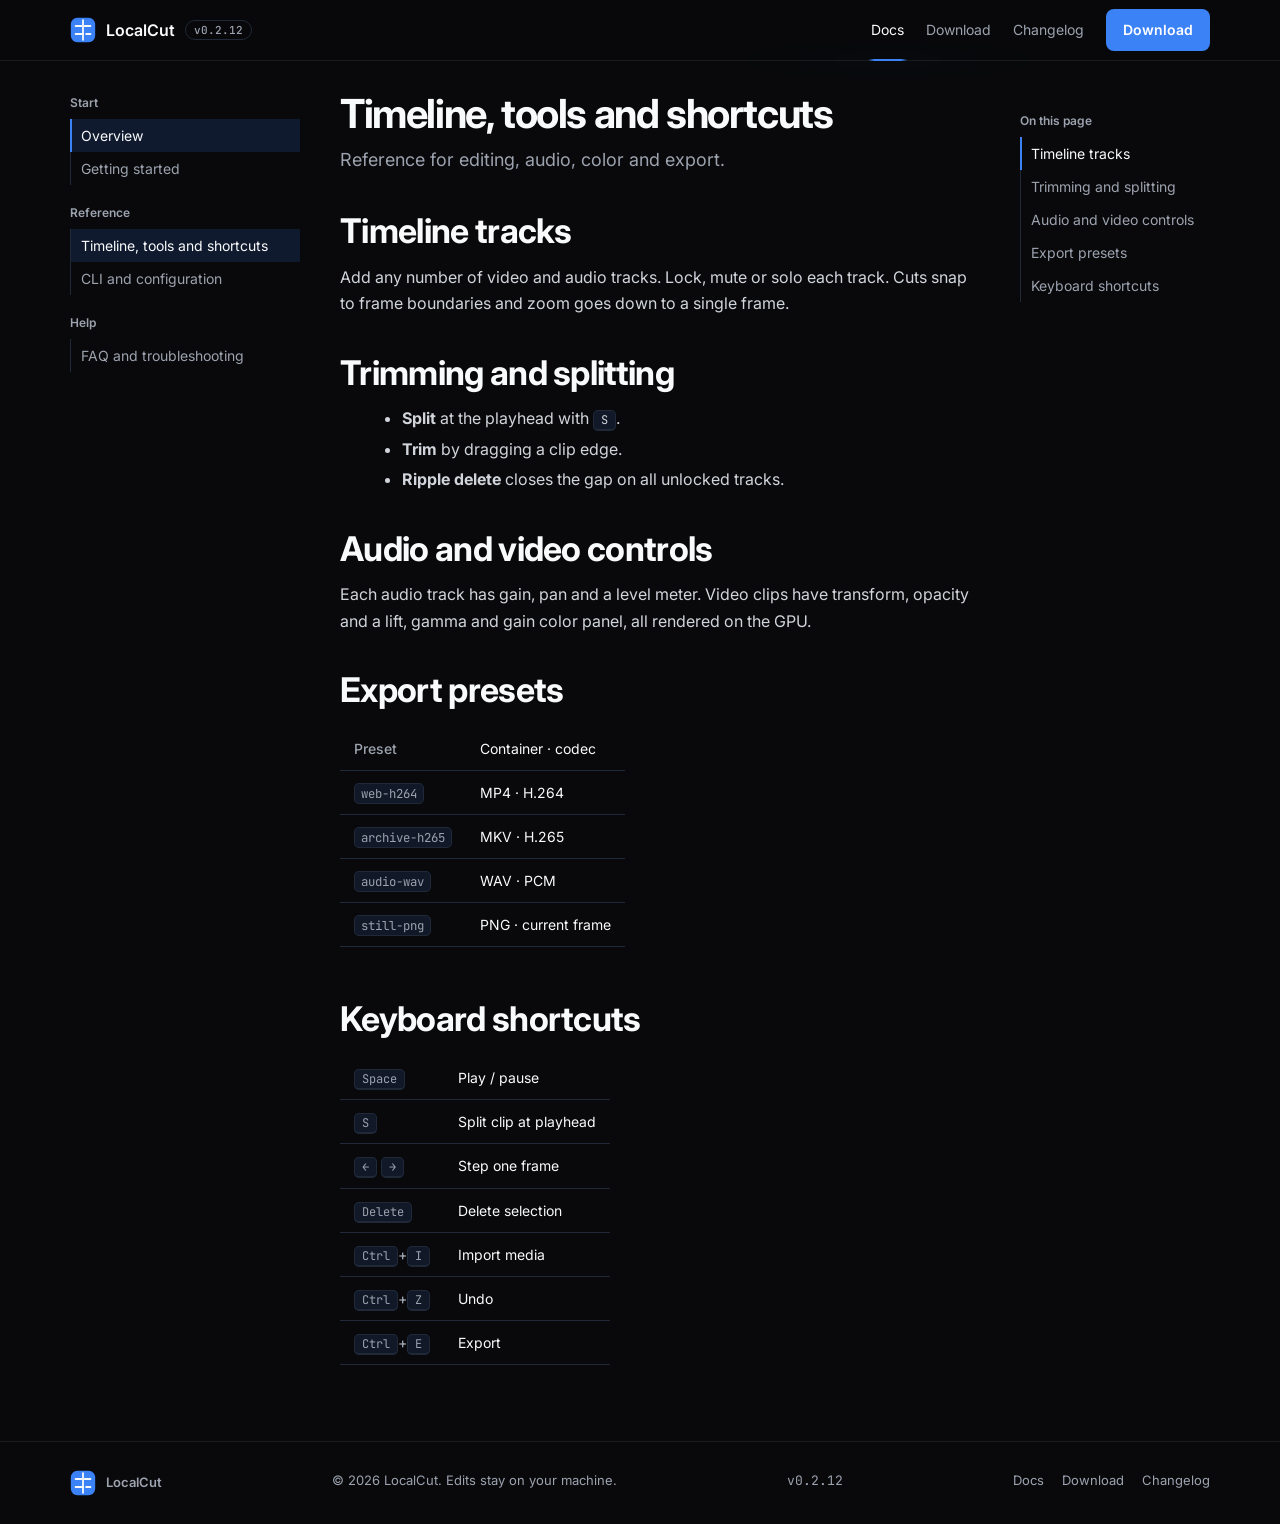
<file: docs/features.html>
<!DOCTYPE html>
<html lang="en"><head><meta charset="utf-8"><meta name="viewport" content="width=device-width, initial-scale=1">
<title>Timeline, tools and shortcuts — LocalCut</title><meta name="description" content="Reference for editing, audio, color and export."><link rel="icon" href="data:image/svg+xml,%3Csvg xmlns='http://www.w3.org/2000/svg' viewBox='0 0 32 32'%3E%3Crect x='1' y='1' width='30' height='30' rx='8' fill='%233B82F6'/%3E%3Cpath d='M7 11h7M18 11h7M7 21h9M20 21h5' stroke='%23F9FAFB' stroke-width='2.6' stroke-linecap='round'/%3E%3Cpath d='M16 4v24' stroke='%23F9FAFB' stroke-width='2.2' stroke-linecap='round'/%3E%3C/svg%3E">
<link rel="preconnect" href="https://fonts.googleapis.com"><link rel="preconnect" href="https://fonts.gstatic.com" crossorigin>
<link href="https://fonts.googleapis.com/css2?family=Inter:wght@400;500;600;700&family=JetBrains+Mono:wght@400;500&display=swap" rel="stylesheet">
<script>document.documentElement.className="js"</script><link rel="stylesheet" href="../assets/styles.css"></head><body>
<header class="top"><div class="wrap bar"><a class="brand" href="../index.html" aria-label="LocalCut home"><!-- CUSTOM LOCALCUT LOGO SLOT --><svg width="26" height="26" viewBox="0 0 32 32" fill="none" aria-hidden="true"><rect x="1" y="1" width="30" height="30" rx="8" fill="#3B82F6"/><path d="M7 11h7M18 11h7M7 21h9M20 21h5" stroke="#F9FAFB" stroke-width="2.6" stroke-linecap="round"/><path d="M16 4v24" stroke="#F9FAFB" stroke-width="2.2" stroke-linecap="round"/></svg><span>LocalCut</span><span class="ver">v0.2.12</span></a>
<nav class="links" aria-label="Main"><a href="../docs/index.html" aria-current="page">Docs</a><a href="../download.html">Download</a><a href="../changelog.html">Changelog</a><a class="btn" href="../download.html">Download</a></nav><button class="menu" id="menu" aria-controls="side" aria-expanded="false">Menu</button></div></header>
<div class="wrap dl"><aside class="side" id="side" aria-label="Documentation"><h4>Start</h4><a href="../docs/index.html" aria-current="page">Overview</a><a href="../docs/getting-started.html">Getting started</a><h4>Reference</h4><a href="../docs/features.html" aria-current="page">Timeline, tools and shortcuts</a><a href="../docs/cli-and-automation.html">CLI and configuration</a><h4>Help</h4><a href="../docs/faq.html">FAQ and troubleshooting</a></aside><article class="doc"><h1>Timeline, tools and shortcuts</h1><p class="lede">Reference for editing, audio, color and export.</p><section id="timeline"><h2>Timeline tracks</h2><p>Add any number of video and audio tracks. Lock, mute or solo each track. Cuts snap to frame boundaries and zoom goes down to a single frame.</p></section><section id="trim"><h2>Trimming and splitting</h2><ul><li><strong>Split</strong> at the playhead with <kbd>S</kbd>.</li><li><strong>Trim</strong> by dragging a clip edge.</li><li><strong>Ripple delete</strong> closes the gap on all unlocked tracks.</li></ul></section><section id="av"><h2>Audio and video controls</h2><p>Each audio track has gain, pan and a level meter. Video clips have transform, opacity and a lift, gamma and gain color panel, all rendered on the GPU.</p></section><section id="presets"><h2>Export presets</h2><table><tr><th>Preset</th><td>Container · codec</td></tr><tr><th><code>web-h264</code></th><td>MP4 · H.264</td></tr><tr><th><code>archive-h265</code></th><td>MKV · H.265</td></tr><tr><th><code>audio-wav</code></th><td>WAV · PCM</td></tr><tr><th><code>still-png</code></th><td>PNG · current frame</td></tr></table></section><section id="shortcuts"><h2>Keyboard shortcuts</h2><table><tr><th><kbd>Space</kbd></th><td>Play / pause</td></tr><tr><th><kbd>S</kbd></th><td>Split clip at playhead</td></tr><tr><th><kbd>←</kbd> <kbd>→</kbd></th><td>Step one frame</td></tr><tr><th><kbd>Delete</kbd></th><td>Delete selection</td></tr><tr><th><kbd>Ctrl</kbd>+<kbd>I</kbd></th><td>Import media</td></tr><tr><th><kbd>Ctrl</kbd>+<kbd>Z</kbd></th><td>Undo</td></tr><tr><th><kbd>Ctrl</kbd>+<kbd>E</kbd></th><td>Export</td></tr></table></section></article><nav class="toc" aria-label="On this page"><h4>On this page</h4><a href="#timeline">Timeline tracks</a><a href="#trim">Trimming and splitting</a><a href="#av">Audio and video controls</a><a href="#presets">Export presets</a><a href="#shortcuts">Keyboard shortcuts</a></nav></div>
<footer><div class="wrap foot"><a class="brand" href="../index.html"><!-- CUSTOM LOCALCUT LOGO SLOT --><svg width="26" height="26" viewBox="0 0 32 32" fill="none" aria-hidden="true"><rect x="1" y="1" width="30" height="30" rx="8" fill="#3B82F6"/><path d="M7 11h7M18 11h7M7 21h9M20 21h5" stroke="#F9FAFB" stroke-width="2.6" stroke-linecap="round"/><path d="M16 4v24" stroke="#F9FAFB" stroke-width="2.2" stroke-linecap="round"/></svg><span>LocalCut</span></a><div>© 2026 LocalCut. Edits stay on your machine.</div><span class="mono">v0.2.12</span><div class="fl"><a href="../docs/index.html">Docs</a><a href="../download.html">Download</a><a href="../changelog.html">Changelog</a></div></div></footer>
<script src="../assets/app.js"></script></body></html>
</file>
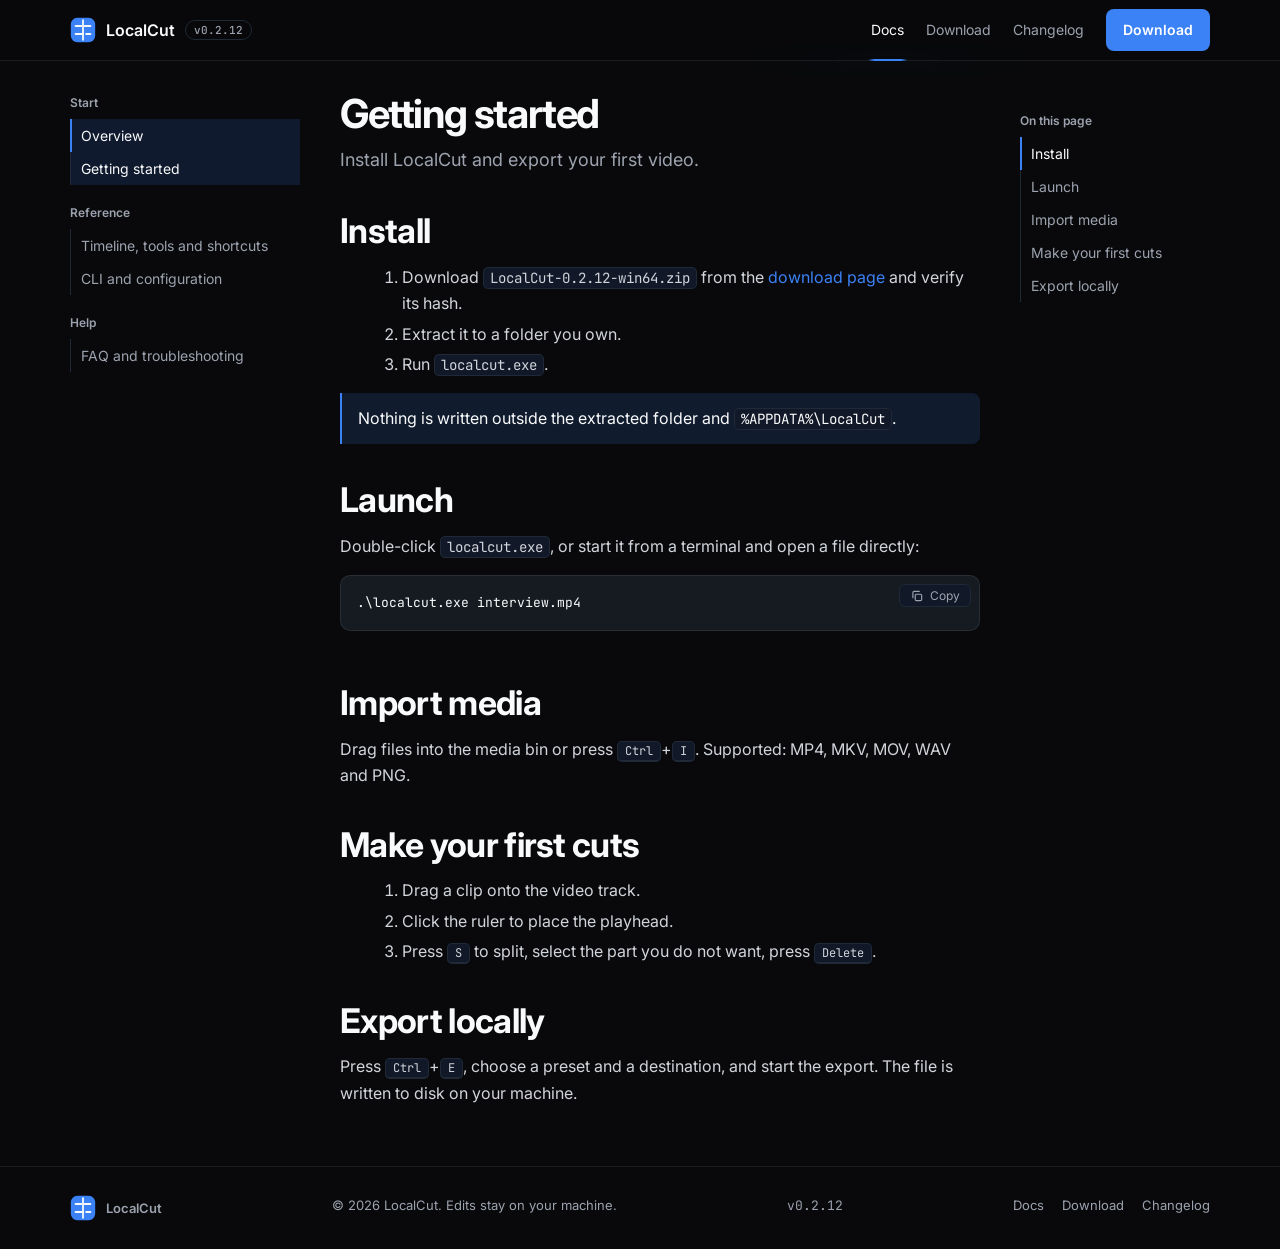
<file: docs/getting-started.html>
<!DOCTYPE html>
<html lang="en"><head><meta charset="utf-8"><meta name="viewport" content="width=device-width, initial-scale=1">
<title>Getting started — LocalCut</title><meta name="description" content="Install LocalCut and export your first video."><link rel="icon" href="data:image/svg+xml,%3Csvg xmlns='http://www.w3.org/2000/svg' viewBox='0 0 32 32'%3E%3Crect x='1' y='1' width='30' height='30' rx='8' fill='%233B82F6'/%3E%3Cpath d='M7 11h7M18 11h7M7 21h9M20 21h5' stroke='%23F9FAFB' stroke-width='2.6' stroke-linecap='round'/%3E%3Cpath d='M16 4v24' stroke='%23F9FAFB' stroke-width='2.2' stroke-linecap='round'/%3E%3C/svg%3E">
<link rel="preconnect" href="https://fonts.googleapis.com"><link rel="preconnect" href="https://fonts.gstatic.com" crossorigin>
<link href="https://fonts.googleapis.com/css2?family=Inter:wght@400;500;600;700&family=JetBrains+Mono:wght@400;500&display=swap" rel="stylesheet">
<script>document.documentElement.className="js"</script><link rel="stylesheet" href="../assets/styles.css"></head><body>
<header class="top"><div class="wrap bar"><a class="brand" href="../index.html" aria-label="LocalCut home"><!-- CUSTOM LOCALCUT LOGO SLOT --><svg width="26" height="26" viewBox="0 0 32 32" fill="none" aria-hidden="true"><rect x="1" y="1" width="30" height="30" rx="8" fill="#3B82F6"/><path d="M7 11h7M18 11h7M7 21h9M20 21h5" stroke="#F9FAFB" stroke-width="2.6" stroke-linecap="round"/><path d="M16 4v24" stroke="#F9FAFB" stroke-width="2.2" stroke-linecap="round"/></svg><span>LocalCut</span><span class="ver">v0.2.12</span></a>
<nav class="links" aria-label="Main"><a href="../docs/index.html" aria-current="page">Docs</a><a href="../download.html">Download</a><a href="../changelog.html">Changelog</a><a class="btn" href="../download.html">Download</a></nav><button class="menu" id="menu" aria-controls="side" aria-expanded="false">Menu</button></div></header>
<div class="wrap dl"><aside class="side" id="side" aria-label="Documentation"><h4>Start</h4><a href="../docs/index.html" aria-current="page">Overview</a><a href="../docs/getting-started.html" aria-current="page">Getting started</a><h4>Reference</h4><a href="../docs/features.html">Timeline, tools and shortcuts</a><a href="../docs/cli-and-automation.html">CLI and configuration</a><h4>Help</h4><a href="../docs/faq.html">FAQ and troubleshooting</a></aside><article class="doc"><h1>Getting started</h1><p class="lede">Install LocalCut and export your first video.</p><section id="install"><h2>Install</h2><ol><li>Download <code>LocalCut-0.2.12-win64.zip</code> from the <a href="../download.html" style="color:var(--acc)">download page</a> and verify its hash.</li><li>Extract it to a folder you own.</li><li>Run <code>localcut.exe</code>.</li></ol><div class="callout">Nothing is written outside the extracted folder and <code>%APPDATA%\LocalCut</code>.</div></section><section id="launch"><h2>Launch</h2><p>Double-click <code>localcut.exe</code>, or start it from a terminal and open a file directly:</p><pre><code>.\localcut.exe interview.mp4</code></pre></section><section id="import"><h2>Import media</h2><p>Drag files into the media bin or press <kbd>Ctrl</kbd>+<kbd>I</kbd>. Supported: MP4, MKV, MOV, WAV and PNG.</p></section><section id="cut"><h2>Make your first cuts</h2><ol><li>Drag a clip onto the video track.</li><li>Click the ruler to place the playhead.</li><li>Press <kbd>S</kbd> to split, select the part you do not want, press <kbd>Delete</kbd>.</li></ol></section><section id="export"><h2>Export locally</h2><p>Press <kbd>Ctrl</kbd>+<kbd>E</kbd>, choose a preset and a destination, and start the export. The file is written to disk on your machine.</p></section></article><nav class="toc" aria-label="On this page"><h4>On this page</h4><a href="#install">Install</a><a href="#launch">Launch</a><a href="#import">Import media</a><a href="#cut">Make your first cuts</a><a href="#export">Export locally</a></nav></div>
<footer><div class="wrap foot"><a class="brand" href="../index.html"><!-- CUSTOM LOCALCUT LOGO SLOT --><svg width="26" height="26" viewBox="0 0 32 32" fill="none" aria-hidden="true"><rect x="1" y="1" width="30" height="30" rx="8" fill="#3B82F6"/><path d="M7 11h7M18 11h7M7 21h9M20 21h5" stroke="#F9FAFB" stroke-width="2.6" stroke-linecap="round"/><path d="M16 4v24" stroke="#F9FAFB" stroke-width="2.2" stroke-linecap="round"/></svg><span>LocalCut</span></a><div>© 2026 LocalCut. Edits stay on your machine.</div><span class="mono">v0.2.12</span><div class="fl"><a href="../docs/index.html">Docs</a><a href="../download.html">Download</a><a href="../changelog.html">Changelog</a></div></div></footer>
<script src="../assets/app.js"></script></body></html>
</file>
<file: assets/styles.css>
:root{--bg:#09090B;--surf:#111827;--surf2:#161B22;--bd:#1F2937;--bd2:rgba(255,255,255,.08);--acc:#3B82F6;--acc2:#2563EB;--tint:rgba(59,130,246,.15);--tx:#F9FAFB;--mu:#9CA3AF;--mono:'JetBrains Mono',ui-monospace,Consolas,monospace;--sans:Inter,system-ui,'Segoe UI',sans-serif}
*{box-sizing:border-box;margin:0}html{scroll-behavior:smooth;scroll-padding-top:80px}
body{background:var(--bg);color:var(--tx);font:16px/1.65 var(--sans);-webkit-font-smoothing:antialiased;overflow-x:hidden}
a{color:inherit;text-decoration:none}:focus-visible{outline:2px solid var(--acc);outline-offset:3px;border-radius:4px}
.wrap{max-width:1180px;margin:0 auto;padding:0 20px}.mono{font-family:var(--mono)}
.top{position:sticky;top:0;z-index:30;background:rgba(9,9,11,.88);backdrop-filter:blur(12px);border-bottom:1px solid var(--bd2)}
.bar{display:flex;align-items:center;justify-content:space-between;height:60px;gap:12px}
.brand{display:flex;align-items:center;gap:10px;font-weight:600}
.ver{font:500 11px var(--mono);color:var(--mu);border:1px solid var(--bd);border-radius:999px;padding:2px 8px}
.links{display:flex;align-items:center;gap:22px;font-size:14px;color:var(--mu);margin-left:auto}
.links a:hover,.links a[aria-current]{color:var(--tx)}.links a[aria-current]{box-shadow:0 2px 0 var(--acc)}
.btn,.links a.btn{display:inline-flex;align-items:center;gap:8px;background:var(--acc);color:#fff;font-weight:600;font-size:14px;padding:8px 16px;border-radius:8px;border:1px solid transparent;transition:background .15s,box-shadow .15s;cursor:pointer;font-family:inherit;box-shadow:none}
.btn:hover{background:var(--acc2);box-shadow:0 0 0 4px var(--tint)}.btn.lg{padding:13px 22px;font-size:15px}
.btn.ghost{background:transparent;border-color:var(--bd2)}.btn.ghost:hover{background:var(--surf);box-shadow:none}
.menu{display:none;background:var(--surf);color:var(--tx);border:1px solid var(--bd);border-radius:8px;padding:6px 12px;font:500 13px var(--sans);cursor:pointer}
.hero{text-align:center;padding:84px 0 56px;position:relative}
.hero:before{content:"";position:absolute;left:50%;top:300px;width:900px;max-width:140vw;height:480px;transform:translateX(-50%);background:radial-gradient(closest-side,rgba(59,130,246,.2),transparent);pointer-events:none}
h1{font-size:clamp(32px,6vw,60px);line-height:1.06;letter-spacing:-.035em;font-weight:700}
.hero h1{max-width:14ch;margin:0 auto 20px}.sub{color:var(--mu);max-width:56ch;margin:0 auto 30px;font-size:18px}
.cta{display:flex;gap:12px;justify-content:center;flex-wrap:wrap}.note{font:12px var(--mono);color:var(--mu);margin-top:16px}
section{padding:64px 0}h2{font-size:clamp(24px,3.4vw,34px);letter-spacing:-.02em;line-height:1.2;margin-bottom:12px}
.lead{color:var(--mu);max-width:58ch;margin-bottom:36px}
.grid{display:grid;grid-template-columns:repeat(auto-fit,minmax(240px,1fr));gap:1px;background:var(--bd);border:1px solid var(--bd);border-radius:12px;overflow:hidden}
.card{background:var(--bg);padding:24px;display:block}.card h3{font-size:17px;margin-bottom:6px}.card p{color:var(--mu);font-size:15px}
a.card:hover{background:var(--surf2)}
table{width:100%;border-collapse:collapse;font-size:14px;margin:16px 0;display:block;overflow-x:auto}
td,th{padding:10px 14px;border-bottom:1px solid var(--bd);text-align:left;vertical-align:top}th{color:var(--mu);font-weight:500;white-space:nowrap}
kbd{font:12px var(--mono);background:var(--surf);border:1px solid var(--bd);border-bottom-width:2px;border-radius:5px;padding:1px 7px}
code{font:.88em var(--mono);background:var(--surf);border:1px solid var(--bd);border-radius:5px;padding:1px 6px}
pre{position:relative;background:var(--surf2);border:1px solid var(--bd2);border-radius:10px;padding:16px;overflow-x:auto;margin:16px 0;font:13px/1.7 var(--mono)}pre code{background:none;border:0;padding:0;font-size:inherit}
.copy{position:absolute;top:8px;right:8px;background:var(--surf);color:var(--mu);border:1px solid var(--bd);border-radius:6px;font:12px var(--sans);padding:3px 10px;cursor:pointer}.copy:hover{color:var(--tx);border-color:var(--acc)}
.dl{display:grid;grid-template-columns:230px minmax(0,1fr) 190px;gap:40px;padding-top:32px;padding-bottom:60px}
.side,.toc{position:sticky;top:76px;align-self:start;max-height:calc(100vh - 90px);overflow:auto;font-size:14px}
.side h4,.toc h4{font-size:12px;color:var(--mu);font-weight:600;margin:18px 0 6px}.side h4:first-child{margin-top:0}
.side a,.toc a{display:block;padding:5px 10px;border-left:1px solid var(--bd);color:var(--mu)}
.side a:hover,.toc a:hover{color:var(--tx)}.side a[aria-current]{color:var(--tx);border-left:2px solid var(--acc);background:var(--tint)}
.doc h1{font-size:clamp(28px,4vw,40px);margin-bottom:10px}.doc .lede{color:var(--mu);font-size:18px;max-width:62ch}
.doc section{padding:36px 0 0}.doc h3{font-size:17px;margin:22px 0 6px}.doc p{max-width:68ch;margin-top:10px;color:#D1D5DB}.doc ul,.doc ol{margin:10px 0 0 22px;color:#D1D5DB;max-width:68ch}.doc li{margin-top:4px}
.doc .callout{border-left:2px solid var(--acc);background:var(--tint);padding:12px 16px;border-radius:0 8px 8px 0;margin-top:16px;max-width:68ch}
details{border-bottom:1px solid var(--bd)}summary{list-style:none;cursor:pointer;padding:16px 0;font-weight:600;display:flex;justify-content:space-between;gap:16px}
summary::-webkit-details-marker{display:none}summary:after{content:"+";font:400 20px var(--mono);color:var(--acc);transition:transform .2s}details[open] summary:after{transform:rotate(45deg)}
.banner{text-align:center;border:1px solid var(--bd2);border-radius:16px;padding:56px 20px;background:radial-gradient(70% 120% at 50% 0,var(--tint),transparent),var(--surf2)}
.rel{display:grid;grid-template-columns:repeat(auto-fit,minmax(260px,1fr));gap:16px}
.rel .box{background:var(--surf2);border:1px solid var(--bd2);border-radius:12px;padding:22px}.rel h3{margin-bottom:4px}.rel p{color:var(--mu);font-size:14px;margin-bottom:14px}
footer{border-top:1px solid var(--bd2);padding:28px 0;color:var(--mu);font-size:13px}.foot{display:flex;justify-content:space-between;flex-wrap:wrap;gap:12px}.fl{display:flex;gap:18px}footer a:hover{color:var(--tx)}
@media(max-width:1020px){.dl{grid-template-columns:200px minmax(0,1fr)}.toc{display:none}}
@media(max-width:760px){.links a:not(.btn):not([aria-current]){display:none}.links{gap:14px}.menu{display:block}.dl{grid-template-columns:1fr}
.side{position:fixed;inset:60px auto 0 0;width:270px;max-height:none;background:var(--surf);border-right:1px solid var(--bd);padding:18px;transform:translateX(-100%);transition:transform .2s;z-index:25}.side.open{transform:none}}
@media(prefers-reduced-motion:reduce){*{transition:none!important;scroll-behavior:auto!important}}

.app{position:relative;margin:52px auto 0;max-width:960px;background:var(--surf2);border:1px solid var(--bd2);border-radius:12px;overflow:hidden;text-align:left;box-shadow:0 30px 80px rgba(0,0,0,.6)}
.app .tb{display:flex;align-items:center;justify-content:space-between;height:36px;background:var(--surf);border-bottom:1px solid var(--bd);padding-left:12px;font-size:12px;color:var(--mu)}
.app .ctl{display:flex}.app .ctl i{width:42px;height:36px;display:grid;place-items:center;font-style:normal}.app .ctl i:last-child:hover{background:#c42b1c;color:#fff}
.tabs{display:flex;gap:2px;padding:8px 10px;border-bottom:1px solid var(--bd);overflow-x:auto}
.tab{background:none;border:0;color:var(--mu);font:500 12px var(--sans);padding:6px 12px;border-radius:6px;cursor:pointer;white-space:nowrap}.tab[aria-selected=true]{background:var(--tint);color:var(--tx)}
.abody{display:grid;grid-template-columns:200px 1fr;min-height:240px}
.bin{border-right:1px solid var(--bd);padding:10px;display:flex;flex-direction:column;gap:6px;font:12px var(--mono);color:var(--mu)}
.clip{display:flex;justify-content:space-between;gap:6px;padding:8px;border:1px solid var(--bd);border-radius:6px;background:var(--surf);cursor:pointer;text-align:left;color:inherit;font:inherit}.clip.on{border-color:var(--acc);color:var(--tx)}
.pv{display:grid;place-items:center;padding:14px}
.canvas{width:100%;max-width:420px;aspect-ratio:16/9;border-radius:6px;border:1px solid var(--bd);position:relative;overflow:hidden;background:linear-gradient(135deg,#0f2a55,#1b1340 60%,#0b1220);transition:filter .2s}
.canvas span{position:absolute;left:10px;bottom:8px;font:11px var(--mono);color:#fff}
.canvas button{position:absolute;inset:0;margin:auto;width:52px;height:52px;border-radius:50%;background:rgba(255,255,255,.1);color:#fff;border:1px solid var(--bd2);font-size:18px;cursor:pointer}
.tl{border-top:1px solid var(--bd);padding:34px 12px 14px;position:relative;cursor:ew-resize;user-select:none;touch-action:none}
.ruler{display:flex;justify-content:space-between;font:10px var(--mono);color:var(--mu);margin-bottom:6px}
.track{height:24px;border-radius:4px;margin-bottom:5px;position:relative;background:rgba(255,255,255,.03)}
.seg{position:absolute;top:0;bottom:0;border-radius:4px;font:10px/24px var(--mono);padding-left:6px;overflow:hidden;white-space:nowrap}
.v .seg{background:rgba(59,130,246,.35);border:1px solid var(--acc)}.a .seg{background:rgba(156,163,175,.2);border:1px solid #4b5563}
.head{position:absolute;top:26px;bottom:8px;width:2px;background:var(--acc);box-shadow:0 0 8px var(--acc);left:12px}
.head:before{content:"";position:absolute;top:0;left:-5px;border:6px solid transparent;border-top-color:var(--acc)}
.tc{position:absolute;right:12px;top:8px;font:12px var(--mono);color:var(--acc)}
.two{display:grid;grid-template-columns:1fr 1fr;gap:28px}.chk{display:flex;gap:10px;flex-wrap:wrap;align-items:center}
@media(max-width:760px){.abody,.two{grid-template-columns:1fr}.bin{flex-direction:row;overflow-x:auto;border-right:0;border-bottom:1px solid var(--bd)}.clip{flex:none}.foot .brand span:last-child{display:inline}}

.dlcard{padding:28px;border-radius:40px;background:linear-gradient(135deg,#5b9bff 0%,#2563eb 45%,#0b3bb8 100%)}
.dlin{background:#0a0a0a;border-radius:30px;padding:32px}
.dlhead{display:flex;justify-content:space-between;font-size:13px;color:var(--mu);margin-bottom:14px}
.osgrid{display:grid;grid-template-columns:repeat(5,1fr);gap:12px}
.os{display:flex;flex-direction:column;align-items:flex-start;gap:4px;text-align:left;background:#1c1c1e;color:#9CA3AF;border:1px solid transparent;border-radius:18px;padding:18px 16px;min-height:132px;cursor:pointer;font-family:inherit}
.os strong{color:var(--tx);font-size:15px;margin-top:10px}.os small{font-size:12px;line-height:1.35;color:#8b8b90}
.os[aria-selected=true]{background:#06193a;border-color:#1d5fe0;color:#6ea8ff}.os:hover{border-color:#2b4a85}
.dlsep{height:1px;background:rgba(255,255,255,.08);margin:28px 0}
.dlbtns{display:flex;gap:10px;flex-wrap:wrap}
.pill{display:inline-flex;align-items:center;gap:8px;background:#f5f5f5;color:#0a0a0a;font-weight:600;font-size:14px;padding:12px 18px;border-radius:999px}.pill:hover{background:#fff;box-shadow:0 0 0 4px var(--tint)}
.fl2{font-size:12px;color:#c9c9cf;margin-top:22px}.fl2 span{color:var(--mu);margin-left:18px}
.nb{font-size:14px;color:#c9c9cf;margin-top:20px}
.opanel[hidden]{display:none}
@media(max-width:860px){.osgrid{grid-template-columns:repeat(2,1fr)}.dlcard{padding:14px;border-radius:28px}.dlin{padding:20px;border-radius:20px}.fl2 span{display:block;margin:4px 0 0}}
:root{--ease:cubic-bezier(.16,1,.3,1)}
.bar{position:relative}.links a[aria-current]{box-shadow:none}html:not(.js) .links a[aria-current]{box-shadow:0 2px 0 var(--acc)}
.ind,.sind,.tind{position:absolute;left:0;top:0;background:var(--acc);transform-origin:0 0;opacity:0;pointer-events:none;will-change:transform}
.ind{top:auto;bottom:-1px;height:2px;width:1px;box-shadow:0 0 10px var(--acc)}.sind,.tind{width:2px;height:1px}
.ind.anim,.sind.anim,.tind.anim{transition:transform .24s var(--ease),opacity .18s}
.js .side a[aria-current]{border-left:1px solid var(--bd)}.toc a.on{color:var(--tx)}
.btn,.pill,.links a.btn{transition:transform .2s var(--ease),box-shadow .2s var(--ease),background .18s}
.btn:hover,.links a.btn:hover{transform:translateY(-1px);box-shadow:0 8px 24px -6px rgba(59,130,246,.65),0 0 0 3px var(--tint)}
.btn.ghost:hover{box-shadow:none}.pill:hover{transform:translateY(-1px)}
.btn:active,.links a.btn:active,.pill:active,.tbtn:active{transform:scale(.98)}
.os{transition:transform .2s var(--ease),border-color .18s,background .18s}.os:hover{transform:translateY(-2px)}.os:active{transform:scale(.98)}
.spot{position:relative}.spot:before,.spot:after{content:"";position:absolute;inset:0;border-radius:inherit;pointer-events:none;opacity:0;transition:opacity .24s}
.spot:before{background:radial-gradient(280px circle at var(--mx,50%) var(--my,50%),rgba(59,130,246,.14),transparent 70%)}
.spot:after{padding:1px;background:radial-gradient(200px circle at var(--mx,50%) var(--my,50%),#3B82F6,transparent 70%);-webkit-mask:linear-gradient(#000 0 0) content-box,linear-gradient(#000 0 0);-webkit-mask-composite:xor;mask:linear-gradient(#000 0 0) content-box,linear-gradient(#000 0 0);mask-composite:exclude}
.spot:hover:before,.spot:hover:after{opacity:1}
.hero .wrap{position:relative;z-index:1}.hero:before{transform:translate3d(-50%,calc(var(--sy,0)*.08px),0)}
.bgfx{position:absolute;left:0;right:0;top:0;height:680px;pointer-events:none;background-image:radial-gradient(rgba(255,255,255,.13) 1px,transparent 1.4px);background-size:26px 26px;-webkit-mask-image:radial-gradient(60% 60% at 50% 35%,#000,transparent);mask-image:radial-gradient(60% 60% at 50% 35%,#000,transparent);transform:translate3d(0,calc(var(--sy,0)*-.15px),0)}
.copy{display:inline-flex;align-items:center;gap:6px;transition:color .18s,border-color .18s}
.copy .ico{position:relative;width:14px;height:14px}.copy .ico svg{position:absolute;inset:0;transition:opacity .18s,transform .24s var(--ease)}
.copy .ic-k{opacity:0;transform:scale(.4) rotate(-20deg)}.copy.ok .ic-c{opacity:0;transform:scale(.4)}.copy.ok .ic-k{opacity:1;transform:none}
.copy.ok{color:#4ade80;border-color:rgba(74,222,128,.55)}
.qa{border-bottom:1px solid var(--bd)}
.qh{display:flex;width:100%;justify-content:space-between;gap:16px;padding:16px 0;background:none;border:0;text-align:left;color:var(--tx);font:600 16px var(--sans);cursor:pointer}
.qh:after{content:"+";font:400 20px var(--mono);color:var(--acc);transition:transform .24s var(--ease)}.qa.open .qh:after{transform:rotate(45deg)}
.qh:focus-visible{outline:2px solid var(--acc);outline-offset:3px;border-radius:4px}
.qb{display:grid;grid-template-rows:0fr;transition:grid-template-rows .24s var(--ease)}.qa.open .qb,html:not(.js) .qb{grid-template-rows:1fr}
.qb>div{overflow:hidden;visibility:hidden;transition:visibility 0s .24s}.qa.open .qb>div,html:not(.js) .qb>div{visibility:visible;transition-delay:0s}
.qa p,.doc .qa p{color:var(--mu);padding:0 0 18px;margin:0;max-width:64ch}
.app:focus-visible{outline:2px solid var(--acc);outline-offset:4px}
.tools{display:flex;align-items:center;gap:8px;padding:8px 12px;border-top:1px solid var(--bd);flex-wrap:wrap}
.tbtn{display:inline-flex;align-items:center;gap:7px;background:var(--surf);color:var(--tx);border:1px solid var(--bd);border-radius:8px;padding:6px 12px;font:500 12px var(--sans);cursor:pointer;transition:transform .2s var(--ease),border-color .18s,background .18s}
.tbtn:hover{border-color:var(--acc);transform:translateY(-1px)}.tbtn[aria-pressed=true]{border-color:var(--acc);background:var(--tint)}.tbtn kbd{font-size:10px;padding:0 5px}
.tcw{margin-left:auto;font:13px var(--mono);color:var(--acc)}
.tl{padding-top:12px}.head{top:8px;left:0;transform:translate3d(12px,0,0)}
.lb{position:relative;z-index:1}.wf{position:absolute;inset:4px 6px;display:flex;align-items:center;gap:1px;pointer-events:none;opacity:.5}
.wf i{flex:1;height:100%;background:#9CA3AF;border-radius:1px;transform:scaleY(var(--h,.5))}
.flash{position:absolute;top:8px;bottom:8px;left:0;width:36px;margin-left:-18px;pointer-events:none;opacity:0;background:linear-gradient(90deg,transparent,rgba(255,255,255,.85),transparent);transform:translate3d(var(--fx,0),0,0)}
.view[hidden]{display:none}.alt{min-height:420px;padding:24px}.alt h3{font-size:15px;margin-bottom:6px}.alt .row{display:flex;gap:8px;flex-wrap:wrap;margin:10px 0 18px}
.bar2{height:6px;background:var(--bd);border-radius:99px;overflow:hidden;margin:14px 0 10px}.bar2 i{display:block;height:100%;background:var(--acc);transform-origin:0 50%;transform:scaleX(0)}
#est{font:12px var(--mono);color:var(--mu)}.alt table{max-width:420px;font-size:13px}
@media(prefers-reduced-motion:no-preference){
main{animation:mainIn .5s var(--ease) both}body{transition:opacity .14s ease}body.leaving{opacity:0}
@keyframes mainIn{from{opacity:0;transform:translate3d(0,8px,0)}to{opacity:1;transform:none}}
.rv{opacity:0;transform:translate3d(0,14px,0);transition:opacity .6s var(--ease),transform .6s var(--ease)}.rv.in{opacity:1;transform:none}
.playing .wf i{animation:wf .9s ease-in-out infinite alternate;animation-delay:var(--d,0s)}@keyframes wf{to{transform:scaleY(var(--g,.9))}}
.flash.go{animation:fl .5s var(--ease)}@keyframes fl{0%{opacity:1;transform:translate3d(var(--fx),0,0) scaleX(.2)}100%{opacity:0;transform:translate3d(var(--fx),0,0) scaleX(1.8)}}
.seg.new{animation:segin .5s var(--ease)}@keyframes segin{from{opacity:.2;transform:translate3d(0,-3px,0)}to{opacity:1;transform:none}}
.copy.ok{animation:pop .3s var(--ease)}@keyframes pop{0%{transform:scale(.9)}60%{transform:scale(1.08)}100%{transform:none}}
.tbtn.nope{animation:nope .3s}@keyframes nope{25%{transform:translate3d(-3px,0,0)}75%{transform:translate3d(3px,0,0)}}}
</file>
